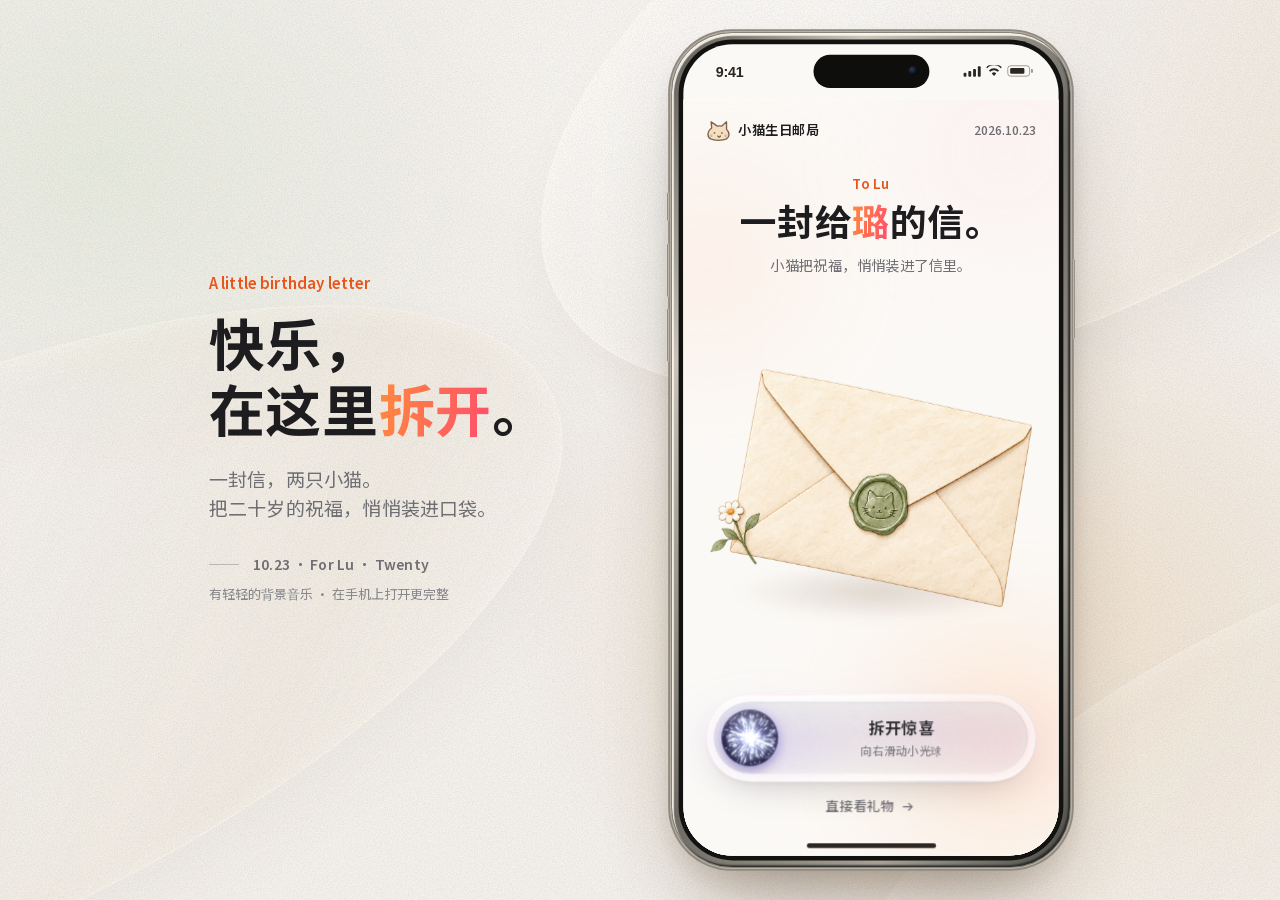
<file: index.html>
<!doctype html>
<html lang="zh-CN">
<head>
  <meta charset="utf-8">
  <script>if(window.top===window.self&&matchMedia('(min-width: 760px) and (hover: hover)').matches&&!/[?&]full/.test(location.search))location.replace('frame.html'+location.hash);</script>
  <meta name="viewport" content="width=device-width, initial-scale=1, viewport-fit=cover">
  <meta name="theme-color" content="#fbf9f6">
  <meta name="robots" content="noindex,nofollow">
  <meta name="description" content="滑开一封信，点亮二十岁。给璐的无声互动生日礼物。">
  <title>给璐的生日礼物</title>
  <link rel="icon" href="assets/brand.svg" type="image/svg+xml">
  <link rel="preload" href="assets/envelope.webp" as="image" fetchpriority="high">
  <style>/* 给璐的二十岁生日 */
@font-face { font-family:"Lu Serif"; src:url("assets/fonts/lu-serif.woff2") format("woff2"); font-weight:400 700; font-style:normal; font-display:swap; }
@font-face { font-family:"Lu Sans"; src:url("assets/fonts/lu-sans.woff2") format("woff2"); font-weight:400 800; font-style:normal; font-display:swap; }

:root {
  --paper:#fbf9f6; --paper-hi:#ffffff; --paper-lo:#f3efe9;
  --ink:#1d1d1f; --ink-2:#6e6e73; --ink-3:#86868b; --line:#e6e2dc;
  --persimmon:#ff6a2b; --persimmon-deep:#e8551a; --sage:#7fa275; --sage-deep:#4f7a46; --gold:#f5d38f;
  --g1:#ff8a3d; --g2:#ff4d6d;
  --serif:"Lu Serif","Songti SC","Noto Serif SC","Source Han Serif SC","STSong",serif;
  --sans:-apple-system,BlinkMacSystemFont,"SF Pro Text","PingFang SC","Lu Sans","Microsoft YaHei",sans-serif;
  --latin:var(--sans);
  --ease-out:cubic-bezier(.2,.7,.2,1);
  --grain:linear-gradient(transparent,transparent);
  color-scheme:light;
}
.grad { background:linear-gradient(100deg,var(--g1),var(--g2)); -webkit-background-clip:text; background-clip:text; -webkit-text-fill-color:transparent; color:transparent; }
* { box-sizing:border-box; }
html,body { height:100%; overflow:hidden; }
html { background:var(--paper); -webkit-text-size-adjust:100%; text-size-adjust:100%; }
body { margin:0; min-height:100vh; min-height:100dvh; color:var(--ink); font-family:var(--sans); background:var(--grain),var(--paper); -webkit-font-smoothing:antialiased; -webkit-tap-highlight-color:transparent; isolation:isolate; }
body.entry-active,body.dialog-open { overflow:hidden; }
img { height:auto; }
button { font:inherit; color:inherit; cursor:pointer; -webkit-user-select:none; user-select:none; }
button:focus-visible,[role="slider"]:focus-visible { outline:2px solid var(--persimmon); outline-offset:4px; }
svg { flex-shrink:0; }
[hidden] { display:none !important; }
.sr-only { position:absolute; width:1px; height:1px; margin:-1px; padding:0; overflow:hidden; clip-path:inset(50%); white-space:nowrap; border:0; }

/* 柔和光晕 */
.paper-light { position:fixed; inset:0; z-index:-1; overflow:hidden; pointer-events:none; background:var(--paper); }
.paper-light i { position:absolute; border-radius:50%; filter:blur(60px); opacity:.55; animation:drift 26s ease-in-out infinite alternate; }
.paper-light i:nth-child(1) { width:90%; height:42%; right:-30%; bottom:-6%; background:radial-gradient(closest-side,#ffc9a3,transparent); }
.paper-light i:nth-child(2) { width:80%; height:36%; left:-34%; top:4%; background:radial-gradient(closest-side,#ffe1cf,transparent); animation-delay:-11s; }
.paper-light i:nth-child(3) { width:70%; height:30%; right:-20%; top:-8%; background:radial-gradient(closest-side,#ffd8e0,transparent); opacity:.4; animation-delay:-19s; }
@keyframes drift { to { translate:18px -22px; scale:1.06; } }

/* 液态玻璃 */
@property --mx { syntax:'<percentage>'; inherits:false; initial-value:30%; }
@property --my { syntax:'<percentage>'; inherits:false; initial-value:-18%; }
:root { --spring:cubic-bezier(.34,1.56,.64,1); }
.glass,.primary,.control-next,.wish-word { position:relative; isolation:isolate; }
.glass { border:0;
  background:linear-gradient(160deg,rgba(255,255,255,.62),rgba(255,255,255,.22) 46%,rgba(255,255,255,.4));
  box-shadow:inset 0 0 0 .5px rgba(0,0,0,.05),inset 0 0 20px rgba(255,255,255,.45),inset 0 -6px 14px -8px rgba(255,255,255,.9),inset 0 8px 12px -10px rgba(255,255,255,1),
    0 18px 40px -18px rgba(0,0,0,.22),0 3px 8px -2px rgba(0,0,0,.06);
  -webkit-backdrop-filter:blur(18px) saturate(1.9) brightness(1.05); backdrop-filter:blur(18px) saturate(1.9) brightness(1.05); }
/* 镜面高光 */
.glass::before,.primary::before,.control-next::before { content:""; position:absolute; inset:0; z-index:-1; border-radius:inherit; pointer-events:none; transition:--mx .5s var(--ease-out),--my .5s var(--ease-out);
  background:radial-gradient(120% 70% at var(--mx) var(--my),rgba(255,255,255,.85),rgba(255,255,255,0) 58%),radial-gradient(80% 60% at calc(100% - var(--mx)) calc(100% - var(--my)),rgba(255,255,255,.32),transparent 70%); }
.glass.lit::before,.primary.lit::before,.control-next.lit::before { transition:--mx .12s linear,--my .12s linear; }
.glass.lit::before { background:radial-gradient(55% 95% at var(--mx) var(--my),rgba(255,255,255,.95),rgba(255,255,255,0) 62%),radial-gradient(80% 60% at calc(100% - var(--mx)) calc(100% - var(--my)),rgba(255,255,255,.3),transparent 70%); }
.primary.lit::before,.control-next.lit::before { background:radial-gradient(45% 110% at var(--mx) var(--my),rgba(255,255,255,.55),rgba(255,255,255,0) 65%); }
/* 渐变描边：左上亮，右下折射 */
.glass::after,.primary::after,.control-next::after,.wish-word::after { content:""; position:absolute; inset:0; border-radius:inherit; padding:1.2px; pointer-events:none;
  background:linear-gradient(140deg,rgba(255,255,255,.98),rgba(255,214,226,.55) 18%,rgba(255,255,255,.12) 40%,rgba(255,255,255,.04) 58%,rgba(186,214,255,.5) 80%,rgba(255,255,255,.92));
  -webkit-mask:linear-gradient(#000 0 0) content-box,linear-gradient(#000 0 0); -webkit-mask-composite:xor; mask:linear-gradient(#000 0 0) content-box exclude,linear-gradient(#000 0 0); }
.primary::before,.control-next::before { background:radial-gradient(110% 80% at var(--mx) var(--my),rgba(255,255,255,.55),rgba(255,255,255,0) 55%); }
.primary::after,.control-next::after { background:linear-gradient(140deg,rgba(255,255,255,.85),rgba(255,255,255,.18) 35%,rgba(255,255,255,0) 60%,rgba(255,220,200,.5)); }
.control-next.waiting::before { background:radial-gradient(120% 70% at var(--mx) var(--my),rgba(255,255,255,.85),rgba(255,255,255,0) 58%); }
.glass,.primary,.control-next,.pill,.icon-button,.control-back,.wish-word { transition:transform .5s var(--spring),box-shadow .3s,background .3s,color .3s,filter .3s; }
.glass:active,.primary:active,.control-next:active,.pill:active,.icon-button:active,.control-back:active { transform:scale(.94); filter:brightness(1.04); }
@supports not ((backdrop-filter:blur(1px)) or (-webkit-backdrop-filter:blur(1px))) {
  .glass { background:rgba(255,255,255,.95); }
}

/* 顶栏 */
.topbar { display:flex; align-items:center; justify-content:space-between; gap:12px; height:52px; flex-shrink:0; }
.brand { display:inline-flex; align-items:center; gap:8px; font:600 14px/1 var(--sans); letter-spacing:.01em; color:var(--ink); white-space:nowrap; }
.brand img { width:26px; height:26px; }
.brand.small { font-weight:500; font-size:12px; color:var(--ink-2); }
.brand.small img { width:22px; height:22px; }
.topbar-date { font:500 13px/1 var(--sans); letter-spacing:.02em; font-variant-numeric:tabular-nums; color:var(--ink-2); white-space:nowrap; }

.link-button { display:inline-flex; align-items:center; justify-content:center; gap:6px; min-height:44px; padding:0 6px; border:0; background:none; font:500 14px/1 var(--sans); letter-spacing:.04em; color:var(--ink-2); }
.link-button svg { width:17px; height:17px; fill:none; stroke:currentColor; stroke-width:1.8; stroke-linecap:round; stroke-linejoin:round; transition:translate .35s var(--ease-out); }
.link-button:hover svg { translate:3px 0; }
.link-button.quiet { font-size:13px; font-weight:500; color:var(--ink-2); }
.final-scene .link-button.quiet { color:var(--persimmon-deep); }

/* ---------- 1. 入口 ---------- */
.entrance { scrollbar-width:none; position:fixed; inset:0; z-index:30; display:flex; flex-direction:column; align-items:center; padding:max(6px,env(safe-area-inset-top)) 24px max(14px,env(safe-area-inset-bottom)); overflow-x:hidden; overflow-y:auto; }
.entrance>.topbar { width:100%; max-width:440px; }
.entrance-copy { flex-shrink:0; margin-top:clamp(6px,3vh,34px); text-align:center; }
.kicker { margin:0 0 10px; font:600 14px/1 var(--sans); letter-spacing:.02em; color:var(--persimmon-deep); }
.entrance h1 { margin:0; font:700 clamp(32px,9.8vw,40px)/1.18 var(--sans); letter-spacing:.01em; color:var(--ink); }
.entrance h1 em { font-style:normal; }
.entrance-note { margin:12px 0 0; font:400 15px/1.5 var(--sans); letter-spacing:.01em; color:var(--ink-2); }
.envelope-scene { flex:1 1 auto; display:grid; place-items:center; width:100%; min-height:140px; padding:14px 0; }
.envelope { position:relative; width:max(190px,min(88vw,350px,calc((100vh - 392px) * 1.265))); width:max(190px,min(88vw,350px,calc((100dvh - 392px) * 1.265))); aspect-ratio:1100/870; }
.envelope-shadow { position:absolute; left:8%; right:4%; bottom:-2%; height:22%; border-radius:50%; background:radial-gradient(closest-side,rgba(110,78,48,.2),transparent); filter:blur(6px); }
.env { position:absolute; inset:0; width:100%; height:100%; object-fit:contain; pointer-events:none; -webkit-user-drag:none; }
.env-open { opacity:0; }
.env-lqip { filter:blur(5px); transition:opacity .6s ease; }
.env-closed { opacity:0; transition:opacity .6s ease; }
.envelope.loaded .env-closed { opacity:1; }
.envelope.loaded .env-lqip { opacity:0; }
.env-front { clip-path:polygon(0% 45%,16% 28%,48% 59%,93% 44%,100% 100%,0% 100%); }
.envelope-card { position:absolute; width:64%; left:18%; top:20%; opacity:0; }
.envelope-extra { position:absolute; top:26%; opacity:0; pointer-events:none; box-shadow:0 10px 22px -8px rgba(80,50,30,.35); }
.extra-photo { left:16%; width:25%; aspect-ratio:.84; padding:6% 6% 16%; border-radius:4px; background:#fffdf9; }
.extra-photo img { display:block; width:100%; height:100%; object-fit:contain; border-radius:2px; background:linear-gradient(160deg,#ffe6d2,#ffd2c4); }
.extra-ticket { z-index:3; right:14%; display:flex; align-items:baseline; gap:6px; padding:8px 14px; border-radius:999px; color:#fff; font:800 22px/1 var(--sans); letter-spacing:-.03em; background:linear-gradient(100deg,var(--g1),var(--g2)); }
.extra-ticket span { font:600 11px/1 var(--sans); letter-spacing:.04em; opacity:.9; }
.entrance-actions { position:relative; display:flex; flex-direction:column; align-items:center; gap:4px; width:100%; max-width:350px; flex-shrink:0; }

.entrance-actions::before,.stage-controls::before,.extras::before { content:""; position:absolute; z-index:-1; pointer-events:none; filter:blur(22px);
  background:radial-gradient(38% 55% at 22% 50%,rgba(255,150,90,.5),transparent 72%),radial-gradient(36% 55% at 60% 40%,rgba(255,206,120,.4),transparent 72%),radial-gradient(38% 55% at 86% 55%,rgba(255,110,160,.42),transparent 72%); }
.entrance-actions::before { left:-6%; right:-6%; top:-8%; height:82%; opacity:.5; }
.entrance-actions::before { background:radial-gradient(38% 55% at 22% 50%,rgba(160,130,255,.42),transparent 72%),radial-gradient(36% 55% at 60% 40%,rgba(205,185,255,.4),transparent 72%),radial-gradient(38% 55% at 86% 55%,rgba(255,150,210,.32),transparent 72%); }
.stage-controls { position:relative; }
.stage-controls::before { left:-4%; right:-4%; top:-30%; bottom:-30%; opacity:.75; }
.extras { position:relative; }
.extras::before { left:6%; right:6%; top:-10%; bottom:-10%; opacity:.6; }
.experience[data-scene="2"] .stage-controls::before { opacity:.4; }

/* 橙色胶囊滑块 */
.dock { display:flex; width:100%; padding:8px; border-radius:46px; }
.dock-copy { position:absolute; top:0; bottom:0; left:72px; right:8px; display:flex; flex-direction:column; align-items:center; justify-content:center; text-align:center; pointer-events:none; opacity:calc(1 - var(--slide) * 2.2); }
.switch.returning .dock-copy { transition:opacity .45s ease; }
.switch.locked .dock-copy { left:8px; right:72px; opacity:1; }
.switch.locked .dock-title,.switch.locked .dock-hint { color:#fff; }
.dock-title { background:linear-gradient(100deg,var(--ink) 0 38%,#8b5cf6 46%,#e3d6ff 50%,#8b5cf6 54%,var(--ink) 62%) 0 0/250% 100%; -webkit-background-clip:text; background-clip:text; -webkit-text-fill-color:transparent; animation:titleSheen 3.2s cubic-bezier(.45,0,.3,1) infinite; }
.switch.locked .dock-title { background:none; -webkit-text-fill-color:#fff; animation:none; }
@keyframes titleSheen { from { background-position:100% 0; } 70%,to { background-position:0 0; } }
@media (prefers-reduced-motion:reduce) { .dock-title { animation:none; background-position:100% 0; } }
.dock-title { display:block; font:600 17px/1.3 var(--sans); letter-spacing:.02em; color:var(--ink); white-space:nowrap; }
.dock-hint { display:block; margin-top:4px; font:400 12px/1.5 var(--sans); letter-spacing:.02em; color:var(--ink-2); white-space:nowrap; transition:color .25s; }
.switch { --slide:0; --travel:260px; position:relative; flex:1 1 auto; min-width:0; border-radius:40px; outline:none; touch-action:pan-y; -webkit-user-select:none; user-select:none; }
.switch-track { position:relative; display:block; width:100%; height:76px; border-radius:38px; overflow:hidden;
  background:linear-gradient(180deg,rgba(120,120,128,.16),rgba(120,120,128,.08));
  box-shadow:inset 0 1px 3px rgba(0,0,0,.08),inset 0 -1px 0 rgba(255,255,255,.6); }
.switch-track::after { content:""; position:absolute; inset:0; border-radius:inherit; background:linear-gradient(180deg,rgba(255,255,255,.22),transparent 45%); pointer-events:none; }
/* 滑过的地方铺开一片闪烁的像素光点，越靠近光球越亮 */
.switch-fill { position:absolute; left:0; top:0; bottom:0; width:calc(100% - var(--travel) * (1 - var(--slide))); border-radius:inherit; opacity:calc(var(--slide) * 1.6); overflow:hidden;
  background:linear-gradient(100deg,#2b1d5c,#3d2589 55%,#5a33c2); box-shadow:inset 0 1px 0 rgba(255,255,255,.25),inset 0 -6px 14px -8px rgba(20,10,60,.6); }
.switch-pixels { position:absolute; inset:0; width:100%; height:100%; }
/* 圆钮：一团会呼吸的粒子光球（光丝从中心迸出，聚在球面上） */
.switch-knob { --glow:calc(.3 + var(--slide) * .7); position:absolute; left:8px; top:8px; display:grid; place-items:center; width:60px; height:60px; border-radius:50%; translate:calc(var(--travel) * var(--slide)) 0; cursor:grab; touch-action:none;
  background:radial-gradient(circle at 50% 46%,#2b2556 0,#1a1638 52%,#100d22 100%);
  box-shadow:inset 0 0 0 1px rgba(200,190,255,.28),inset 0 2px 6px rgba(255,255,255,.12),0 0 calc(12px + var(--slide) * 20px) calc(2px + var(--slide) * 4px) rgba(150,130,255,var(--glow)),0 0 calc(var(--slide) * 46px) rgba(120,90,255,calc(var(--slide) * .5)),0 6px 14px -4px rgba(30,20,80,.45);
  transition:scale .45s var(--spring); }
.knob-burst { position:absolute; left:-12%; top:-12%; width:124%; height:124%; pointer-events:none; filter:drop-shadow(0 0 2px rgba(220,228,255,.9)) drop-shadow(0 0 7px rgba(170,180,255,.55)); }
.switch-knob svg { position:relative; z-index:1; width:24px; height:24px; }
.knob-check { fill:none; stroke:#6d3fd6; stroke-width:2.4; stroke-linecap:round; stroke-linejoin:round; opacity:0; transition:opacity .3s; }
.switch.returning .switch-knob { transition:translate .6s var(--spring),scale .45s var(--spring); }
.switch.returning .switch-fill { transition:width .6s var(--spring),opacity .4s ease; }
.switch.dragging .switch-knob { cursor:grabbing; }
.switch.ready .switch-track { box-shadow:0 12px 28px -6px rgba(110,70,230,.55); }

.switch.locked .knob-check { opacity:1; }
.switch.locked .switch-knob { cursor:default; }
.switch:focus-visible .switch-track { outline:2px solid var(--ink); outline-offset:4px; }

/* 入场 */
.entrance:not(.opening) .entrance-copy,.entrance:not(.opening) .envelope,.entrance:not(.opening) .entrance-actions { animation:rise 1.1s var(--ease-out) both; }
.entrance:not(.opening) .envelope { animation-delay:.12s; }
.entrance:not(.opening) .entrance-actions { animation-delay:.26s; }
@keyframes rise { from { opacity:0; translate:0 12px; } }

/* ---------- 2. 明信片页 ---------- */
.gift { display:flex; flex-direction:column; height:100vh; height:100dvh; overflow-x:hidden; overflow-y:auto; scrollbar-width:none; padding:max(6px,env(safe-area-inset-top)) 22px max(18px,env(safe-area-inset-bottom)); }
.gift::-webkit-scrollbar,.entrance::-webkit-scrollbar,.letter-body::-webkit-scrollbar { display:none; }
.gift>.topbar,.gift-main { width:100%; max-width:440px; margin:0 auto; }
.gift-main { flex:1 1 auto; min-height:0; display:flex; flex-direction:column; }
.greeting { flex:1 1 auto; min-height:0; display:flex; flex-direction:column; }
.greeting>* { flex-shrink:0; }
.top-link { min-height:36px; padding:0; }
.topbar-actions { display:inline-flex; align-items:center; gap:12px; }
/* 背景音乐按钮：跳动的音浪 */
.music-toggle { display:grid; place-items:center; width:36px; height:36px; padding:0; border-radius:50%; color:var(--persimmon-deep); }
.stage-head .music-toggle { width:42px; height:42px; }
.eq { display:flex; align-items:center; gap:2px; height:14px; }
.eq i { display:block; width:2.5px; height:100%; border-radius:2px; background:currentColor; transform-origin:50% 100%; transform:scaleY(.3); transition:transform .3s; }
.music-toggle.playing .eq i { animation:eqBounce 1.1s ease-in-out infinite; }
.music-toggle.playing .eq i:nth-child(2) { animation-delay:-.4s; animation-duration:.9s; }
.music-toggle.playing .eq i:nth-child(3) { animation-delay:-.7s; animation-duration:1.3s; }
.music-toggle.playing .eq i:nth-child(4) { animation-delay:-.2s; animation-duration:1s; }
.music-toggle[aria-pressed="false"] { color:var(--ink-3); }
.music-toggle[aria-pressed="false"] .eq { position:relative; }
.music-toggle[aria-pressed="false"] .eq::after { content:""; position:absolute; left:-3px; right:-3px; top:50%; height:1.5px; background:currentColor; rotate:-35deg; border-radius:1px; }
@keyframes eqBounce { 0%,100% { transform:scaleY(.3); } 50% { transform:scaleY(1); } }
.greeting { text-align:center; }
.dateline { display:flex; align-items:center; justify-content:center; gap:12px; margin:8px 0 0; font:500 11px/1 var(--sans); letter-spacing:.3em; color:var(--ink-2); }
.dateline::before,.dateline::after { content:""; width:20px; height:1px; background:currentColor; opacity:.35; }
#giftTitle { margin:clamp(6px,1.4vh,14px) 0 0; font:600 clamp(17px,2.4vh,20px)/1.2 var(--sans); letter-spacing:.01em; }
#giftTitle:focus { outline:none; }
#giftTitle .name { display:block; color:var(--ink); font-weight:600; opacity:.82; }
#giftTitle .wish { display:block; margin-top:6px; font-size:clamp(32px,min(11vw,5.4vh),46px); font-weight:700; line-height:1.1; letter-spacing:.01em; color:var(--ink); }
#giftTitle b,.final-title b { font:800 1.08em/1 var(--sans); letter-spacing:-.03em; padding-right:.08em; }
.motto { margin:8px 0 0; font:400 15px/1.5 var(--sans); letter-spacing:.01em; color:var(--ink-2); }
.greeting>.postcard-wrap { position:relative; flex:1 1 0; min-height:100px; width:100%; margin:clamp(6px,1.6vh,18px) 0 0; display:grid; place-items:center; container-type:size; }
.postcard-wrap.travelling { z-index:40; pointer-events:none; }
.postcard { position:relative; width:min(100%,300px); width:min(94cqw,calc(88cqh * 1.538),380px); aspect-ratio:1500/975; rotate:-3deg; }
.card-paper { display:block; width:100%; height:100%; object-fit:contain; filter:drop-shadow(0 24px 28px rgba(80,50,30,.16)) drop-shadow(0 3px 5px rgba(80,50,30,.08)); -webkit-user-drag:none; }

.cat,.final-cat { position:absolute; z-index:2; padding:0; border:0; border-radius:42%; background:none; transform-origin:50% 88%; animation:breathe 4.6s ease-in-out infinite; }
.cat.orange,.final-orange { width:32%; left:24%; bottom:15%; aspect-ratio:640/704; }
.cat.white,.final-white { width:30%; left:53%; bottom:15%; aspect-ratio:640/705; animation-delay:-1.7s; }
.cat img,.final-cat img { position:absolute; inset:0; width:100%; height:100%; object-fit:contain; pointer-events:none; -webkit-user-drag:none; }
.eyes-open { animation:eyesOpen 6.7s step-end infinite; }
.eyes-closed { opacity:0; animation:eyesClosed 6.7s step-end infinite; }
.white img,.final-white img { animation-delay:-2.3s; }
.pet { animation:petWiggle .9s ease-in-out; }
.pet .eyes-open { animation:none; opacity:0; }
.pet .eyes-closed { animation:none; opacity:1; }
.cat::after,.final-cat::after { content:""; position:absolute; left:41%; top:-6%; width:20%; aspect-ratio:1; opacity:0; pointer-events:none; background:url("data:image/svg+xml,%3Csvg xmlns='http://www.w3.org/2000/svg' viewBox='0 0 24 24'%3E%3Cpath fill='%23f0662a' d='M12 21s-7.5-4.6-9.4-9.3C1.2 8.1 3.4 4.5 7 4.5c2 0 3.5 1.1 5 3 1.5-1.9 3-3 5-3 3.6 0 5.8 3.6 4.4 7.2C19.5 16.4 12 21 12 21Z'/%3E%3C/svg%3E") center/contain no-repeat; }
.pet::after { animation:heartUp 1.1s var(--ease-out); }
.gift-box,.cake { position:absolute; z-index:3; pointer-events:none; transition:opacity .45s,translate .45s var(--ease-out),scale .45s var(--ease-out); }
.gift-box { width:26%; left:41%; bottom:11%; }
.cake { width:31%; left:38.5%; bottom:11%; opacity:0; translate:0 6px; }
[data-step="1"] .gift-box,[data-step="2"] .gift-box { opacity:0; translate:0 8px; scale:.9; }
[data-step="1"] .cake:not(.lit),[data-step="2"] .cake.lit { opacity:1; translate:0 0; }
.candle-glow { position:absolute; z-index:2; left:54%; bottom:43%; width:30%; aspect-ratio:1; translate:-50% 50%; border-radius:50%; pointer-events:none; opacity:0; transition:opacity .8s ease;
  background:radial-gradient(closest-side,rgba(255,214,130,.85),rgba(255,170,80,.35) 45%,transparent); mix-blend-mode:screen; }
[data-step="2"] .candle-glow { opacity:1; animation:candleFlicker 2.2s ease-in-out infinite; }
@keyframes candleFlicker { 0%,100% { scale:1; opacity:.9; } 30% { scale:1.08; opacity:1; } 55% { scale:.95; opacity:.8; } 80% { scale:1.04; opacity:.95; } }
@keyframes breathe { 50% { transform:translateY(-3px) rotate(.5deg) scale(1.008); } }
@keyframes petWiggle { 20% { transform:translateY(-6px) rotate(-4deg); } 50% { transform:translateY(-4px) rotate(3deg); } 75% { transform:translateY(-2px) rotate(-2deg); } }
@keyframes eyesOpen { 0%,42%,47%,100% { opacity:1; } 43%,46% { opacity:0; } }
@keyframes eyesClosed { 0%,42%,47%,100% { opacity:0; } 43%,46% { opacity:1; } }
@keyframes heartUp { 0% { opacity:0; translate:0 8px; scale:.4; } 25% { opacity:1; scale:1; } 100% { opacity:0; translate:0 -26px; scale:.9; } }
.pet-hint { min-height:20px; margin:clamp(4px,1.2vh,12px) 0 0; font:400 13px/1.5 var(--sans); letter-spacing:.01em; color:var(--ink-3); }

.step-panel { flex-shrink:0; margin-top:clamp(8px,1.8vh,18px); text-align:center; }
.stepper { display:flex; justify-content:center; align-items:center; gap:10px; margin:0; padding:0; list-style:none; }
.stepper li { display:flex; align-items:center; gap:6px; font:500 12px/1 var(--sans); letter-spacing:.01em; color:var(--ink-3); white-space:nowrap; transition:color .4s; }
.stepper li+li::before { content:""; width:14px; height:1px; margin-right:4px; background:var(--line); }
.stepper i { width:6px; height:6px; border-radius:50%; background:#d2d2d7; transition:background .4s,box-shadow .4s; }
.stepper li.current { color:var(--ink); }
.stepper li.current i { background:var(--persimmon); box-shadow:0 0 0 3px rgba(240,102,42,.16); }
.stepper li.done { color:var(--sage-deep); }
.stepper li.done i { background:var(--sage); }
.step-text { margin-top:clamp(8px,1.6vh,16px); }
.step-text h2 { margin:0; font:700 22px/1.35 var(--sans); letter-spacing:.01em; }
.step-text p { margin:6px auto 0; max-width:300px; font:400 14px/1.55 var(--sans); letter-spacing:.01em; color:var(--ink-2); }
.primary { display:inline-flex; align-items:center; justify-content:center; gap:10px; min-height:52px; margin-top:clamp(10px,1.6vh,16px); padding:0 22px 0 28px; border:0; border-radius:26px;
  background:linear-gradient(100deg,var(--g1),#ff6a2b 55%,var(--g2)); color:#fff; font:600 16px/1 var(--sans); letter-spacing:.02em;
  box-shadow:inset 0 1px 0 rgba(255,255,255,.3),0 14px 28px -12px rgba(255,80,60,.6); transition:transform .2s var(--ease-out),box-shadow .2s; }
.primary svg { width:18px; height:18px; fill:none; stroke:currentColor; stroke-width:1.8; stroke-linecap:round; stroke-linejoin:round; transition:translate .35s var(--ease-out); }
.primary:hover svg { translate:3px 0; }
.extras { flex-shrink:0; display:flex; justify-content:center; gap:10px; margin-top:clamp(10px,2vh,20px); padding-bottom:4px; }
.pill { display:inline-flex; align-items:center; gap:8px; min-height:44px; padding:0 18px 0 14px; border-radius:22px; font:500 14px/1 var(--sans); letter-spacing:.01em; color:var(--ink); transition:transform .2s var(--ease-out); }
.pill svg { width:18px; height:18px; fill:none; stroke:var(--persimmon-deep); stroke-width:1.6; stroke-linecap:round; stroke-linejoin:round; }
.pill svg .fill { fill:rgba(240,102,42,.16); }
.pill svg .dot { fill:var(--persimmon); stroke:none; }
.reopen { margin:6px 0 0; text-align:center; }

/* ---------- 3. 舞台 ---------- */
.experience { position:fixed; inset:0; width:100%; height:100%; max-width:none; max-height:none; margin:0; padding:0; border:0; overflow:hidden; background:var(--paper); color:var(--ink); }
.experience[open] { display:block; }
@keyframes stageIn { from { opacity:0; transform:scale(.965); } }
.letter[open] .letter-sheet { animation:sheetUp .65s cubic-bezier(.2,.9,.25,1.04); }
.letter::before,.letter::after { content:""; position:absolute; inset:10px 8px -6px; z-index:-1; border-radius:28px; background:#f6efe4; box-shadow:0 18px 40px -20px rgba(0,0,0,.35); rotate:-2deg; }
.letter::after { inset:16px 14px -12px; background:#efe6d8; rotate:2.4deg; }
.letter[open]::before,.letter[open]::after { animation:sheetUp .75s cubic-bezier(.2,.9,.25,1.04) .06s both; }
.letter[open]::backdrop { animation:fadeIn .4s ease; }
@keyframes sheetUp { from { opacity:0; transform:translateY(56px) scale(.97); } }
@keyframes fadeIn { from { opacity:0; } }
.experience::backdrop { background:transparent; }
.stage-bg { position:absolute; inset:0; z-index:0; }
.stage-bg i { position:absolute; inset:0; opacity:0; z-index:0; transition:opacity .9s ease; }
.stage-bg i.was { opacity:1; transition:none; }
.bg-joy { background:radial-gradient(90% 50% at 100% 100%,rgba(255,150,90,.2),transparent 65%),radial-gradient(70% 40% at 0% 0%,rgba(255,220,200,.35),transparent 65%),var(--paper); }
.bg-wish { background:radial-gradient(80% 45% at 50% 60%,rgba(255,255,255,.95),transparent 70%),radial-gradient(90% 50% at 0% 100%,rgba(255,140,110,.2),transparent 65%),radial-gradient(70% 40% at 100% 0%,rgba(255,190,150,.28),transparent 65%),#f7f2ec; }
.bg-night { background:radial-gradient(70% 38% at 50% 44%,rgba(255,170,90,.13),transparent 70%),radial-gradient(90% 40% at 50% 110%,rgba(255,90,110,.12),transparent 70%),#000; }
.bg-dawn { background:radial-gradient(100% 45% at 50% 0%,rgba(255,190,150,.5),transparent 72%),radial-gradient(70% 35% at 100% 70%,rgba(255,180,200,.22),transparent 70%),var(--paper); }
.experience[data-scene="0"] .bg-joy,.experience[data-scene="1"] .bg-wish,.experience[data-scene="2"] .bg-night,.experience[data-scene="3"] .bg-dawn { opacity:1; z-index:1; }
.core-wave { position:absolute; inset:24%; z-index:1; border-radius:50%; pointer-events:none; border:2px solid rgba(255,138,61,.55); box-shadow:0 0 24px rgba(255,120,80,.45),inset 0 0 18px rgba(255,180,140,.4); }
.stage-token { position:fixed; z-index:8; left:0; top:0; width:28px; height:28px; margin:-14px 0 0 -14px; border-radius:50%; pointer-events:none; }
/* 夜空里的初雪：只在点亮星星那一段出现 */
.snow-canvas { position:absolute; inset:0; width:100%; height:100%; pointer-events:none; opacity:0; transition:opacity 1s ease; }
.experience[data-scene="2"] .snow-canvas { opacity:1; }
.depth-canvas { position:absolute; inset:0; z-index:5; width:100%; height:100%; pointer-events:none; }
.stage { position:relative; z-index:1; display:flex; flex-direction:column; width:100%; max-width:480px; height:100%; margin:0 auto; padding:max(4px,env(safe-area-inset-top)) 0 max(12px,env(safe-area-inset-bottom)); transition:color .5s .35s; }
.stage-head { display:flex; align-items:center; justify-content:space-between; height:58px; padding:0 16px 0 24px; flex-shrink:0; }
.icon-button { display:grid; place-items:center; width:42px; height:42px; padding:0; border-radius:50%; color:inherit; transition:transform .2s var(--ease-out); }
.icon-button svg { width:18px; height:18px; fill:none; stroke:currentColor; stroke-width:1.7; stroke-linecap:round; }
.stage-scroll { flex:1; min-height:0; display:flex; flex-direction:column; padding:0 24px; overflow:hidden; overscroll-behavior:contain; scrollbar-width:none; }
.stage-scroll::-webkit-scrollbar { display:none; }
.stage-heading { flex-shrink:0; padding-top:4px; }
.stage-chapter { margin:0; font:600 14px/1.4 var(--sans); letter-spacing:.02em; color:var(--persimmon-deep); }
.stage-display { margin:2px 0 0 -3px; padding-bottom:.06em; font:700 clamp(52px,16vw,64px)/1.04 var(--sans); letter-spacing:-.04em; background:linear-gradient(100deg,var(--g1),var(--g2)); -webkit-background-clip:text; background-clip:text; -webkit-text-fill-color:transparent; color:transparent; }
.stage-display span { color:inherit; }
#stageTitle { margin:4px 0 0; font:700 24px/1.3 var(--sans); letter-spacing:.01em; }
#stageTitle:focus { outline:none; }
.stage-instruction { margin:6px 0 0; max-width:330px; font:400 15px/1.5 var(--sans); letter-spacing:.01em; color:var(--ink-2); }
.scene { position:relative; flex:1 1 auto; display:flex; flex-direction:column; min-height:0; }
.stage-status { flex-shrink:0; min-height:19px; margin:8px 24px 10px; text-align:center; font:400 13px/1.5 var(--sans); letter-spacing:.01em; color:var(--ink-3); }
.stage-controls { display:flex; align-items:center; gap:14px; margin:0 18px; flex-shrink:0; }
.stage-controls button { border:0; }
.control-back { display:grid; place-items:center; width:52px; height:52px; flex-shrink:0; border-radius:50%; color:inherit; transition:transform .2s var(--ease-out); }
.control-back svg,.control-next svg { width:19px; height:19px; fill:none; stroke:currentColor; stroke-width:1.8; stroke-linecap:round; stroke-linejoin:round; }
.stage-position { flex:1; display:flex; flex-direction:column; gap:7px; min-width:0; }
.stage-progress { font:600 13px/1 var(--sans); letter-spacing:.04em; color:var(--ink-2); font-variant-numeric:tabular-nums; }
.stage-dots { display:flex; gap:4px; }
.stage-dots i { width:14px; height:3px; border-radius:2px; background:currentColor; opacity:.16; transition:opacity .4s,background .4s,width .4s; }
.stage-dots i.done { opacity:.5; }
.stage-dots i.current { width:22px; background:var(--persimmon); opacity:1; }
.control-next { display:flex; align-items:center; gap:10px; height:52px; padding:0 22px 0 26px; border-radius:26px; white-space:nowrap;
  background:linear-gradient(100deg,var(--g1),#ff6a2b 55%,var(--g2)); color:#fff; font:600 15px/1 var(--sans); letter-spacing:.02em;
  box-shadow:inset 0 1px 0 rgba(255,255,255,.3),0 12px 24px -10px rgba(255,80,60,.6); transition:background .3s,color .3s,box-shadow .3s,transform .2s var(--ease-out); }
.control-next.waiting { background:rgba(255,255,255,.6); color:var(--persimmon-deep); box-shadow:inset 0 0 0 1px rgba(240,102,42,.3),inset 0 1px 0 rgba(255,255,255,.9),0 10px 24px -14px rgba(98,68,40,.3); -webkit-backdrop-filter:blur(12px); backdrop-filter:blur(12px); padding:0 22px; }
.control-next.waiting svg { display:none; }

/* 夜里的第三段 */
.experience[data-scene="2"] .stage { color:#f5f5f7; --ink:#f5f5f7; --ink-2:rgba(245,245,247,.72); --ink-3:rgba(245,245,247,.5); --persimmon-deep:#ffa06b; --g1:#ffe2a8; --g2:#ff9a5a; }
.experience[data-scene="2"] .brand.small { color:rgba(245,245,247,.7); }
.experience[data-scene="2"] .glass { background:linear-gradient(160deg,rgba(255,255,255,.16),rgba(255,255,255,.04) 50%,rgba(255,255,255,.08)); box-shadow:inset 0 0 18px rgba(255,255,255,.06),0 18px 40px -16px rgba(0,0,0,.7); }
.experience[data-scene="2"] .glass::after { background:linear-gradient(140deg,rgba(255,255,255,.55),rgba(255,255,255,.08) 35%,rgba(255,255,255,.02) 60%,rgba(255,255,255,.3)); }
.experience[data-scene="2"] .glass::before { background:radial-gradient(120% 70% at 30% -18%,rgba(255,255,255,.22),transparent 58%); }
.experience[data-scene="2"] .control-next.waiting { background:rgba(255,190,120,.08); color:#ffc08f; box-shadow:inset 0 0 0 1px rgba(255,190,120,.3); }
@supports not ((backdrop-filter:blur(1px)) or (-webkit-backdrop-filter:blur(1px))) {
  .experience[data-scene="2"] .glass { background:rgba(36,36,38,.96); }
}

/* 第一段：好心情曲线 */
.joy-value { display:flex; align-items:baseline; margin-top:10px; font:800 clamp(60px,19vw,80px)/1 var(--sans); letter-spacing:-.05em; color:var(--ink); font-variant-numeric:tabular-nums; }
.joy-value .percent { margin-left:6px; font-size:.42em; letter-spacing:0; background:linear-gradient(100deg,var(--g1),var(--g2)); -webkit-background-clip:text; background-clip:text; -webkit-text-fill-color:transparent; }
.joy-graph { position:relative; flex:1 1 auto; min-height:90px; max-height:250px; margin:14px 0 26px; touch-action:pan-y; }
.joy-graph svg { position:absolute; inset:0; width:100%; height:100%; overflow:visible; }
.joy-graph path { vector-effect:non-scaling-stroke; fill:none; }
.graph-grid { stroke:rgba(0,0,0,.05); stroke-width:1; }
.graph-axis { stroke:rgba(0,0,0,.18); stroke-width:1; }
.graph-guide { stroke:rgba(240,102,42,.45); stroke-width:1; stroke-dasharray:3 6; }
.joy-ghost { stroke:rgba(0,0,0,.16); stroke-width:1.5; stroke-dasharray:2 6; stroke-linecap:round; }
.joy-area { fill:url(#joyFill) !important; stroke:none; }
.joy-curve { stroke:var(--persimmon); stroke-width:3.2; stroke-linecap:round; stroke-linejoin:round; }
.graph-target { position:absolute; left:7%; top:calc(60 / 210 * 100% - 20px); font:600 12px/1 var(--sans); color:var(--persimmon-deep); }
.graph-label { position:absolute; bottom:-22px; font:500 12px/1 var(--sans); letter-spacing:.01em; color:var(--ink-3); }
.graph-label.start { left:6%; }
.graph-label.end { right:4%; }
.joy-dot { position:absolute; left:7.35%; top:83.3%; display:grid; place-items:center; width:56px; height:56px; padding:0; border:0; border-radius:50%; background:none; translate:-50% -50%; cursor:grab; touch-action:none; }
.joy-dot span { position:relative; width:28px; height:28px; border-radius:50%; background:#fff; box-shadow:0 0 0 3.5px var(--persimmon),0 6px 16px rgba(255,90,40,.35); pointer-events:none; }
.joy-dot span::after { content:""; position:absolute; inset:-3.5px; border-radius:50%; border:2px solid var(--persimmon); opacity:0; }
.joy-scene.idle .joy-dot span::after { animation:ping 2.2s ease-out infinite; }
.joy-dot.grabbing { cursor:grabbing; }
.joy-dot.grabbing span { scale:1.12; }
@keyframes ping { 0% { opacity:.55; scale:1; } 70%,100% { opacity:0; scale:2.1; } }
.joy-scene.complete .joy-dot { cursor:default; }
.joy-scene.complete .joy-dot span { background:var(--persimmon); box-shadow:0 0 0 6px rgba(240,102,42,.18),0 6px 14px rgba(200,80,30,.35); }
.joy-scene .scene-note { display:none; }
.scene-note { margin:0 0 4px; text-align:center; font:400 13px/1.5 var(--sans); letter-spacing:.01em; color:var(--ink-3); }

/* 第二段：祝福圆环 */
.wish-orbit { --orbit:300px; position:absolute; left:50%; top:50%; width:var(--orbit); height:var(--orbit); translate:-50% -50%; touch-action:none; cursor:grab; }
.orbit-ring { position:absolute; inset:10%; border-radius:50%; border:1px solid rgba(0,0,0,.07); }
.orbit-dial { position:absolute; inset:0; width:100%; height:100%; overflow:visible; pointer-events:none; }
.orbit-dial g { transform-box:view-box; transform-origin:50% 50%; }
.dial-ticks path { fill:none; stroke:rgba(29,29,31,.22); stroke-width:.7; stroke-linecap:round; }
.dial-text text { font:600 7px var(--sans); letter-spacing:.6px; fill:rgba(29,29,31,.38); }
.dial-spin { animation:dialSpin 60s linear infinite; }
@keyframes dialSpin { to { transform:rotate(-360deg); } }
.orbit-glow { position:absolute; inset:20.5%; border-radius:50%; background:conic-gradient(from 0deg,#ff8a3d,#ff4d6d,#ffb3c6,#ffd27a,#ffb15e,#ff8a3d); filter:blur(16px); opacity:.62; animation:glowSpin 9s linear infinite; pointer-events:none; }
@keyframes glowSpin { to { rotate:360deg; } }
.orbit-notch { position:absolute; left:50%; top:-7px; width:8px; height:8px; margin-left:-4px; border-radius:50%; background:linear-gradient(135deg,var(--g1),var(--g2)); box-shadow:0 0 0 4px rgba(255,106,43,.14),0 0 12px rgba(255,90,60,.6); pointer-events:none; }
.wish-orbit.dragging .dial-spin,.wish-orbit.spinning .dial-spin { animation-play-state:paused; }
.orbit-ring::before { content:""; position:absolute; inset:16%; z-index:1; border-radius:50%; background:radial-gradient(circle at 34% 24%,rgba(255,255,255,.98),rgba(255,255,255,.7) 55%,rgba(255,255,255,.5)); -webkit-backdrop-filter:blur(14px) saturate(1.6); backdrop-filter:blur(14px) saturate(1.6); box-shadow:inset 0 0 0 1px rgba(255,255,255,.9),inset 0 -10px 22px -12px rgba(255,170,140,.5),0 24px 50px -22px rgba(255,90,60,.45); }
.orbit-ring::after { display:none; content:""; position:absolute; top:-4px; left:calc(50% - 4px); width:8px; height:8px; border-radius:50%; background:var(--persimmon); box-shadow:0 0 0 4px rgba(240,102,42,.16); }
.orbit-core { position:absolute; inset:0; z-index:2; display:flex; flex-direction:column; align-items:center; justify-content:center; pointer-events:none; text-align:center; }
.orbit-core b { font:800 76px/1 var(--sans); letter-spacing:-.05em; padding-right:.05em; background:linear-gradient(100deg,var(--g1),var(--g2)); -webkit-background-clip:text; background-clip:text; -webkit-text-fill-color:transparent; }
.orbit-core small { margin-top:10px; font:600 13px/1 var(--sans); letter-spacing:.04em; color:var(--ink-2); }
.wish-word { position:absolute; left:50%; top:50%; min-width:66px; height:42px; padding:0 14px; white-space:nowrap; translate:-50% -50%; border:1px solid rgba(255,255,255,.85); border-radius:21px; touch-action:none;
  background:linear-gradient(160deg,rgba(255,255,255,.85),rgba(255,255,255,.5)); -webkit-backdrop-filter:blur(16px) saturate(1.8); backdrop-filter:blur(16px) saturate(1.8); color:var(--ink); font:600 16px/1 var(--sans); letter-spacing:.02em;
  box-shadow:0 8px 20px -8px rgba(0,0,0,.18),0 1px 2px rgba(0,0,0,.06); transition:background .25s,color .25s,box-shadow .25s,scale .25s; }
.wish-word:active { scale:.94; }
.wish-word:hover,.wish-word:focus-visible { background:linear-gradient(100deg,var(--g1),var(--g2)); color:#fff; border-color:rgba(255,255,255,.4); box-shadow:0 10px 20px -6px rgba(232,90,28,.5); scale:1.05; }
.wish-orbit.dragging { cursor:grabbing; }
.wish-orbit.dragging .wish-word { transition:none; }
.wish-reveal { position:absolute; inset:0; display:flex; flex-direction:column; align-items:center; justify-content:center; text-align:center; }
.wish-art { position:relative; width:min(100%,300px,var(--art,300px)); aspect-ratio:1.2; }
.sun { position:absolute; left:50%; top:2%; width:72%; aspect-ratio:1; translate:-50% 0; border-radius:50%; background:linear-gradient(150deg,#ffb15e,#ff6a2b 50%,#ff4d6d); box-shadow:0 30px 60px -20px rgba(255,90,60,.55); }
.sun::after { content:""; position:absolute; inset:-9%; border-radius:50%; border:1px solid rgba(255,106,43,.2); }
.wish-art img { position:absolute; object-fit:contain; }
.wish-orange { width:43%; left:4%; bottom:16%; rotate:-5deg; }
.wish-white { width:39%; right:5%; bottom:16%; rotate:5deg; }
.wish-cake { width:38%; left:31%; bottom:0; }
.wish-reveal h3 { margin:10px 0 0; font:700 24px/1.3 var(--sans); letter-spacing:.01em; }
.wish-reveal p { margin:6px 0 0; font:400 15px/1.5 var(--sans); letter-spacing:.01em; color:var(--ink-2); }
.wish-word { display:inline-flex; align-items:center; justify-content:center; gap:5px; z-index:3; }
.wish-word svg { width:16px; height:16px; fill:none; stroke:var(--persimmon); stroke-width:1.8; stroke-linecap:round; stroke-linejoin:round; transition:stroke .25s; }
.wish-word:hover svg,.wish-word:focus-visible svg,.wish-word.chosen svg { stroke:#fff; }
.wish-word.active { scale:1.07; box-shadow:0 0 0 1.5px rgba(255,106,43,.45),0 10px 24px -8px rgba(255,90,60,.35); }
.wish-word.chosen { background:linear-gradient(100deg,var(--g1),var(--g2)); color:#fff; border-color:rgba(255,255,255,.4); box-shadow:0 10px 24px -6px rgba(232,90,28,.55); z-index:2; }
.dot-reveal { position:absolute; inset:0; z-index:4; pointer-events:none; }
.dot-reveal i { position:absolute; left:0; top:0; border-radius:50%; }
.dot-reveal .shock { border:2px solid rgba(255,120,80,.7); box-shadow:0 0 18px rgba(255,120,90,.45),inset 0 0 12px rgba(255,170,120,.4); background:none; }
.wish-tag { display:inline-flex; align-items:center; height:32px; margin-top:12px; padding:0 16px; border-radius:16px; color:#fff; font:600 14px/1 var(--sans); letter-spacing:.04em;
  background:linear-gradient(100deg,var(--g1),var(--g2)); box-shadow:inset 0 1px 0 rgba(255,255,255,.35),0 10px 22px -10px rgba(255,80,60,.6); }
.wish-tag::before { content:"你的祝福"; margin-right:8px; padding-right:8px; border-right:1px solid rgba(255,255,255,.45); font-weight:500; opacity:.88; }
.wish-reveal { z-index:1; }

/* 第三段：点亮二十岁 */
.stars-scene { min-height:0; touch-action:none; }
#starCanvas { position:absolute; inset:0; width:100%; height:100%; pointer-events:none; }
.star-field { position:absolute; inset:0 0 104px; pointer-events:none; }
.main-star { position:absolute; display:grid; place-items:center; width:58px; height:58px; padding:0; border:0; border-radius:50%; translate:-50% -50%; pointer-events:auto; color:#f6dba0; background:radial-gradient(circle,rgba(255,226,160,.16),transparent 68%); transition:width .6s,height .6s; }
.main-star svg { width:22px; height:22px; fill:currentColor; filter:drop-shadow(0 0 6px rgba(255,210,130,.7)); transition:scale .6s cubic-bezier(.3,1.5,.5,1),color .6s,filter .6s; }
.main-star::after { content:""; position:absolute; inset:9px; border-radius:50%; border:1px solid rgba(246,219,160,.55); animation:starPulse 2.4s ease-out infinite; }
.main-star[aria-pressed="true"] { cursor:default; color:#fff4d4; }
.main-star[aria-pressed="true"] svg { scale:1.45; filter:drop-shadow(0 0 10px rgba(255,214,140,.95)) drop-shadow(0 0 22px rgba(255,180,90,.5)); }
.main-star[aria-pressed="true"]::after { animation:starBurst .9s ease-out forwards; }
@keyframes starPulse { 0% { opacity:.8; scale:.7; } 80%,100% { opacity:0; scale:1.5; } }
@keyframes starBurst { 0% { opacity:.9; scale:.6; } 100% { opacity:0; scale:2.6; } }
.star-one { left:14%; top:20%; }
.star-two { left:52%; top:7%; }
.star-three { left:87%; top:24%; }
.stars-scene.formed .main-star svg { scale:.9; }
.star-fallback { position:absolute; left:0; right:0; top:22%; text-align:center; font:800 150px/1 var(--sans); letter-spacing:-.05em; color:var(--gold); text-shadow:0 0 30px rgba(255,200,120,.45); }
.star-copy { position:absolute; left:0; right:0; bottom:4px; text-align:center; }
.star-count { margin:0; font:600 14px/1.5 var(--sans); letter-spacing:.01em; color:var(--gold); }
.star-blessing { margin:8px 0 0; font:500 17px/1.6 var(--sans); letter-spacing:.01em; color:rgba(245,245,247,.86); visibility:hidden; }
.stars-scene.formed .star-blessing { visibility:visible; }

/* 第四段：最后的小猫贺卡 */
.final-scene { align-items:center; text-align:center; perspective:900px; }
.final-stage { flex:1 1 0; min-height:90px; display:grid; place-items:center; width:100%; margin:clamp(4px,1.4vh,14px) 0; container-type:size; }
.final-card { position:relative; width:min(100%,300px); width:min(94cqw,calc(90cqh * 1.538),360px); aspect-ratio:1500/975; transform-style:preserve-3d; transform:rotate(-3deg) rotateX(var(--rx,0deg)) rotateY(var(--ry,0deg)); transition:transform .7s var(--spring); animation:cardFloat 7s ease-in-out infinite; touch-action:none; }
.final-card.tilting { transition:transform .12s linear; }
.final-paper { position:absolute; inset:0; width:100%; height:100%; object-fit:contain; filter:drop-shadow(0 28px 32px rgba(120,70,40,.2)) drop-shadow(0 3px 6px rgba(120,70,40,.1)); pointer-events:none; }
.final-scene.awaiting .final-cat::before { content:""; position:absolute; left:16%; right:16%; bottom:2%; height:22%; border-radius:50%; border:2px solid rgba(240,102,42,.55); pointer-events:none; animation:tapHint 2.4s ease-out infinite; }
.final-scene.awaiting .final-white::before { animation-delay:1.2s; }
@keyframes tapHint { 0% { opacity:.9; scale:.6; } 70%,100% { opacity:0; scale:1.5; } }
.final-cake { position:absolute; z-index:3; width:31%; left:38.5%; bottom:11%; pointer-events:none; translate:0 0 26px; }
.final-cat { translate:0 0 18px; }
.final-holo,.final-glare { position:absolute; inset:0; pointer-events:none; -webkit-mask:url(assets/postcard.webp) center/100% 100% no-repeat; mask:url(assets/postcard.webp) center/100% 100% no-repeat; }
.final-holo { z-index:1; mix-blend-mode:overlay; opacity:.22; background:linear-gradient(115deg,transparent 22%,rgba(255,120,170,.65) 36%,rgba(255,226,120,.6) 44%,rgba(120,220,255,.6) 52%,rgba(190,140,255,.55) 60%,transparent 74%) var(--hx,0%) var(--hy,50%)/260% 260% no-repeat; animation:holoSweep 7s ease-in-out infinite; transition:opacity .4s; }
.final-glare { z-index:4; translate:0 0 30px; mix-blend-mode:soft-light; opacity:0; background:radial-gradient(circle at var(--gx,50%) var(--gy,30%),rgba(255,255,255,.95),rgba(255,255,255,0) 48%); transition:opacity .4s; }
.final-card.tilting .final-holo { animation:none; opacity:.85; }
.final-card.tilting .final-glare { opacity:.9; }
@keyframes holoSweep { 0%,100% { background-position:0% 40%; } 50% { background-position:100% 60%; } }
@keyframes cardFloat { 50% { translate:0 -5px; } }
.final-cat-message { min-height:20px; margin:4px 0 0; font:400 13px/1.5 var(--sans); letter-spacing:.01em; color:var(--ink-2); }
.final-title { margin:10px 0 0; font:700 26px/1.3 var(--sans); letter-spacing:.01em; }
.final-blessing { margin:6px 0 0; font:400 15px/1.6 var(--sans); letter-spacing:.01em; color:var(--ink-2); }
.final-scene .link-button { margin-top:6px; }

/* ---------- 4. 信 ---------- */
.letter { width:min(calc(100% - 24px),520px); height:auto; max-width:none; max-height:min(calc(100% - 28px),780px); margin:auto; padding:0; border:0; border-radius:28px; background:transparent; color:var(--ink); overflow:visible; }
.letter[open] { display:flex; flex-direction:column; }
.letter::backdrop { background:rgba(0,0,0,.28); -webkit-backdrop-filter:blur(10px) saturate(1.2); backdrop-filter:blur(10px) saturate(1.2); }
.letter-sheet { display:flex; flex-direction:column; flex:0 1 auto; min-height:0; width:100%; border-radius:28px; overflow:hidden; border:1px solid rgba(255,255,255,.85);
  background:linear-gradient(180deg,#fffefb,#fbf7f1); box-shadow:0 40px 90px -24px rgba(0,0,0,.4),0 4px 14px rgba(0,0,0,.08); }
.letter-head { display:flex; align-items:center; justify-content:space-between; gap:12px; padding:14px 14px 12px 26px; border-bottom:1px solid var(--line); flex-shrink:0; }
.letter-head h2 { margin:0; font:600 15px/1.5 var(--sans); letter-spacing:.02em; color:var(--ink-2); }
.letter-body { position:relative; min-height:0; overflow-y:auto; overscroll-behavior:contain; scrollbar-width:none; padding:clamp(16px,3vh,28px) 26px clamp(18px,3vh,30px); font:400 clamp(12.5px,2vh,16px)/1.85 var(--serif); letter-spacing:.03em; color:var(--ink); scrollbar-width:thin; scrollbar-color:#d8c7b0 transparent; }
.letter-body:focus-visible { outline:2px solid var(--sage); outline-offset:-6px; }
.letter-body p { margin:0 0 .75em; }
.letter-body .salutation { font-size:1.35em; font-weight:600; margin-bottom:.5em; }
.letter-body .signature { margin:1.4em 0 0; text-align:right; font-size:.88em; line-height:1.8; color:var(--ink-2); }
.postmark { position:absolute; top:clamp(8px,2vh,16px); right:14px; width:clamp(78px,12vh,104px); rotate:-9deg; opacity:.8; pointer-events:none; }
.postmark circle,.postmark .wave { fill:none; stroke:var(--persimmon); stroke-width:2; }
.postmark .thin { stroke-width:.8; }
.postmark text { fill:var(--persimmon); font:600 12px/1 Georgia,serif; text-anchor:middle; letter-spacing:.5px; }

/* 提示、礼花 */
.toast { position:fixed; z-index:60; left:50%; bottom:max(96px,calc(env(safe-area-inset-bottom) + 84px)); translate:-50% 14px; max-width:calc(100% - 40px); padding:12px 22px; border-radius:24px; font:500 14px/1.5 var(--sans); letter-spacing:.04em; color:var(--ink); text-align:center; opacity:0; pointer-events:none; transition:opacity .3s,translate .4s var(--ease-out); }
.toast.show { opacity:1; translate:-50% 0; }
.confetti-layer { position:fixed; inset:0; z-index:0; width:100%; height:100%; pointer-events:none; }
.gift { position:relative; z-index:1; }
.gift.flying { z-index:35; }
.confetti-old { position:absolute; top:-24px; width:8px; height:13px; border-radius:2px; animation:fall var(--d) cubic-bezier(.3,.4,.5,1) forwards; }
.confetti.round { width:9px; height:9px; border-radius:50%; }
@keyframes fall { to { transform:translate3d(var(--x),110vh,0) rotate(var(--r)); opacity:.15; } }

/* 文字缓慢浮现 */
.copy-arrive { animation:copyArrive 1.1s cubic-bezier(.2,.65,.3,1) var(--copy-delay,0ms) both; }
.copy-arrive.copy-lines { animation:none; }
.copy-line { display:block; }
.copy-arrive .copy-line { animation:copyArrive 1.1s cubic-bezier(.2,.65,.3,1) calc(var(--copy-delay,0ms) + var(--line-index,0) * 200ms) both; }
@keyframes copyArrive { from { opacity:0; translate:0 8px; } to { opacity:1; translate:0 0; } }

/* 暂停：页面隐藏、离开舞台、读信 */
body.is-hidden *,body.is-hidden *::before,body.is-hidden *::after,
.experience.paused *,.experience.paused *::before,.experience.paused *::after,
body.dialog-open .gift *,body.dialog-open .gift *::before,body.dialog-open .gift *::after,
body.dialog-open .paper-light i { animation-play-state:paused !important; }

/* 小屏 */
@media (max-height:700px) {
  .entrance-copy { margin-top:2px; }
  .kicker { margin-bottom:8px; font-size:13px; }
  .entrance h1 { font-size:30px; }
  .entrance-note { margin-top:8px; }
  .envelope { width:max(180px,min(88vw,350px,calc((100vh - 360px) * 1.265))); width:max(180px,min(88vw,350px,calc((100dvh - 360px) * 1.265))); }
  .switch-track { height:70px; }
  .switch-knob { width:54px; height:54px; }
  .stage-head { height:50px; }
  .stage-display { font-size:46px; }
  #stageTitle { font-size:20px; margin-top:2px; }
  .stage-instruction { font-size:13px; margin-top:4px; }
  .joy-value { font-size:54px; margin-top:6px; }
  .stage-chapter { font-size:13px; }
  .joy-graph { margin-top:10px; }
  .star-field { bottom:92px; }
  .final-title { font-size:22px; margin-top:6px; }
  .final-blessing { font-size:13px; margin-top:4px; }
  .stage-status { margin-block:6px 8px; }
}
@media (max-width:350px) {
  .entrance,.gift { padding-inline:18px; }
  .dock-title { font-size:17px; }
  .stage-scroll { padding-inline:20px; }
  .extras { gap:8px; }
  .pill { padding:0 14px 0 12px; font-size:12px; }
}

@media (prefers-reduced-motion:reduce) {
  *,*::before,*::after { animation:none !important; transition:none !important; scroll-behavior:auto !important; }
  .eyes-open { opacity:1; }
  .eyes-closed { opacity:0; }
  .pet .eyes-open { opacity:0; }
  .pet .eyes-closed { opacity:1; }
}

/* iPhone 外框预览：画面铺到底，横条浮在上面 */
.in-frame .entrance { padding-bottom:30px; }
.in-frame .gift { padding-bottom:30px; }
.in-frame .stage { padding-bottom:28px; }
.in-frame .letter { max-height:min(calc(100% - 52px),780px); margin-bottom:34px; }
.in-frame .toast { bottom:110px; }
</style>
</head>
<body class="entry-active">
  <div class="paper-light" aria-hidden="true"><i></i><i></i><i></i></div>

  <!-- 1. 滑动拆信 -->
  <section id="entrance" class="entrance" aria-labelledby="entranceTitle">
    <header class="topbar">
      <span class="brand"><img src="assets/brand.svg" alt="" width="26" height="26">小猫生日邮局</span>
      <time class="topbar-date" datetime="2026-10-23">2026.10.23</time>
    </header>
    <div class="entrance-copy">
      <p class="kicker"><span>To Lu</span></p>
      <h1 id="entranceTitle">一封给<em class="grad">璐</em>的信。</h1>
      <p class="entrance-note">小猫把祝福，悄悄装进了信里。</p>
    </div>
    <div class="envelope-scene" aria-hidden="true">
      <div class="envelope">
        <div class="envelope-shadow"></div>
        <img class="env env-open" src="assets/envelope-open.webp" alt="" width="1100" height="869">
        <div class="envelope-extra extra-photo"><img src="assets/orange.webp" alt="" width="640" height="704"></div>
        <div class="envelope-extra extra-ticket"><b>20</b><span>10.23</span></div>
        <div id="envelopeCard" class="envelope-card"></div>
        <img class="env env-open env-front" src="assets/envelope-open.webp" alt="" width="1100" height="869">
        <img class="env env-lqip" src="[data-uri]" alt="" width="28" height="22">
        <img class="env env-closed" src="assets/envelope.webp" alt="" width="960" height="759" fetchpriority="high">
      </div>
    </div>
    <div class="entrance-actions">
      <div class="dock glass">
        <div id="slider" class="switch" role="slider" tabindex="0" aria-label="向右滑，拆开惊喜" aria-describedby="slideHint" aria-valuemin="0" aria-valuemax="100" aria-valuenow="0" aria-valuetext="尚未拆开，向右滑动；键盘可按 End 完成">
          <span class="switch-track" aria-hidden="true">
            <span class="switch-fill"><canvas class="switch-pixels" aria-hidden="true"></canvas></span>
            <span class="dock-copy"><span id="slideTitle" class="dock-title">拆开惊喜</span><span id="slideHint" class="dock-hint">向右滑动小光球</span></span>
            <span class="switch-knob"><canvas class="knob-burst" aria-hidden="true"></canvas><svg viewBox="0 0 24 24" aria-hidden="true"><path class="knob-check" d="m6 12.5 4 4 8-9"/></svg></span>
          </span>
        </div>
      </div>
      <button id="skipEntrance" class="link-button" type="button">直接看礼物<svg viewBox="0 0 24 24" aria-hidden="true"><path d="M5 12h13m-5-5 5 5-5 5"/></svg></button>
      <p id="entranceStatus" class="sr-only" role="status"></p>
    </div>
  </section>

  <!-- 2. 小猫生日明信片 -->
  <div id="gift" class="gift" hidden inert>
    <header class="topbar">
      <span class="brand"><img src="assets/brand.svg" alt="" width="26" height="26">小猫生日邮局</span>
      <span class="topbar-actions"><button id="reopenEntrance" class="link-button quiet top-link" type="button">重新拆一次信</button><button class="music-toggle glass" type="button" aria-pressed="true" aria-label="背景音乐：开"><span class="eq" aria-hidden="true"><i></i><i></i><i></i><i></i></span></button></span>
    </header>
    <main class="gift-main">
      <section class="greeting" aria-labelledby="giftTitle">
        <h1 id="giftTitle" tabindex="-1"><span class="name">璐，</span><span class="wish"><b class="grad">20</b> 岁快乐。</span></h1>
        <p class="motto">小猫认真上班，你负责快乐。</p>
        <div class="postcard-wrap" id="postcardWrap">
          <div id="postcard" class="postcard" data-step="0">
            <img class="card-paper" src="assets/postcard.webp" alt="写着 Happy Birthday 的纸质明信片，邮戳日期为 2026 年 10 月 23 日" width="1500" height="975" fetchpriority="high">
            <button class="cat orange" type="button" aria-label="摸摸橘色小猫">
              <img class="eyes-open" src="assets/orange.webp" alt="" width="640" height="704" draggable="false">
              <img class="eyes-closed" src="assets/orange-blink.webp" alt="" width="640" height="704" draggable="false">
            </button>
            <button class="cat white" type="button" aria-label="摸摸白色小猫">
              <img class="eyes-open" src="assets/white.webp" alt="" width="640" height="705" draggable="false">
              <img class="eyes-closed" src="assets/white-blink.webp" alt="" width="640" height="705" draggable="false">
            </button>
            <img class="gift-box" src="assets/gift.webp" alt="" width="560" height="560">
            <img class="cake" src="assets/cake.webp" alt="" width="640" height="480">
            <span class="candle-glow" aria-hidden="true"></span>
            <img class="cake lit" src="assets/cake-lit.webp" alt="" width="640" height="480">
          </div>
        </div>
        <p class="pet-hint" id="petHint" aria-live="polite">摸摸小猫，它们会很开心。</p>
      </section>

      <section class="step-panel" aria-label="生日惊喜步骤">
        <ol class="stepper" aria-label="生日惊喜进度">
          <li class="current" aria-current="step"><i></i><span>收下祝福</span></li>
          <li><i></i><span>点亮蜡烛</span></li>
          <li><i></i><span>互动惊喜</span></li>
        </ol>
        <div class="step-text" aria-live="polite" aria-atomic="true">
          <h2 id="stepTitle">生日快递，待签收。</h2>
          <p id="stepDescription" hidden></p>
        </div>
        <button id="nextButton" class="primary" type="button"><span id="nextLabel">先收下小猫的祝福</span><svg viewBox="0 0 24 24" aria-hidden="true"><path d="M5 12h13m-5-5 5 5-5 5"/></svg></button>
      </section>

      <div class="extras">
        <button id="confettiButton" class="pill glass" type="button"><svg viewBox="0 0 24 24" aria-hidden="true"><path class="fill" d="M4 20.5 8.2 8.8l7 7z"/><path d="M12.5 4.5v1.8M18.6 5.4l-1.3 1.3M19.5 11.5h-1.8M14.5 8.5c1-1.6 2.6-2.2 4-1.7"/><circle class="dot" cx="16.8" cy="3.6" r="1"/><circle class="dot" cx="20.6" cy="8.6" r="1"/></svg>放一筒礼花</button>
        <button id="letterButton" class="pill glass" type="button"><svg viewBox="0 0 24 24" aria-hidden="true"><rect x="3.5" y="6" width="17" height="12.5" rx="2"/><path d="m4.5 7.5 7.5 6 7.5-6"/></svg>还有一封小信</button>
      </div>
    </main>
  </div>

  <!-- 3. 四段全屏互动舞台 -->
  <dialog id="experience" class="experience" aria-labelledby="stageTitle" data-scene="0">
    <div class="stage-bg" aria-hidden="true"><i class="bg-joy"></i><i class="bg-wish"></i><i class="bg-night"></i><i class="bg-dawn"></i></div>
    <canvas id="depthCanvas" class="depth-canvas" aria-hidden="true" hidden></canvas>
    <canvas id="snowCanvas" class="snow-canvas" aria-hidden="true"></canvas>
    <div class="stage">
      <div class="stage-head">
        <span class="brand small"><img src="assets/brand.svg" alt="" width="22" height="22">给璐的生日惊喜</span>
        <span class="topbar-actions"><button class="music-toggle glass" type="button" aria-pressed="true" aria-label="背景音乐：开"><span class="eq" aria-hidden="true"><i></i><i></i><i></i><i></i></span></button><button id="closeExperience" class="icon-button glass" type="button" aria-label="退出，回到明信片"><svg viewBox="0 0 24 24" aria-hidden="true"><path d="m7 7 10 10M17 7 7 17"/></svg></button></span>
      </div>
      <div class="stage-scroll">
        <div class="stage-heading">
          <p id="stageChapter" class="stage-chapter">第一份 · 好心情</p>
          <p id="stageDisplay" class="stage-display" aria-hidden="true">Joy<span>.</span></p>
          <h2 id="stageTitle" tabindex="-1">今天，快乐多一点。</h2>
          <p id="stageInstruction" class="stage-instruction">把橙色圆点，慢慢拖到曲线的另一端。</p>
        </div>

        <section id="joyScene" class="scene joy-scene" aria-label="好心情曲线">
          <div class="joy-value" aria-hidden="true"><span id="joyValue">+0</span><span class="percent">%</span></div>
          <div class="joy-graph" id="joyGraph">
            <svg viewBox="0 0 340 210" preserveAspectRatio="none" aria-hidden="true">
              <defs><linearGradient id="joyFill" x1="0" y1="0" x2="0" y2="1"><stop offset="0" stop-color="#f26a2e" stop-opacity=".26"/><stop offset="1" stop-color="#f26a2e" stop-opacity="0"/></linearGradient></defs>
              <path class="graph-grid" d="M20 40H325M20 75H325M20 110H325M20 145H325M81 12V190M142 12V190M203 12V190M264 12V190"/>
              <path class="graph-axis" d="M20 190H325"/>
              <path class="graph-guide" d="M20 60H325"/>
              <path id="joyGhost" class="joy-ghost" d="M25 175"/>
              <path id="joyArea" class="joy-area" d="M25 175"/>
              <path id="joyCurve" class="joy-curve" d="M25 175"/>
            </svg>
            <span class="graph-target" aria-hidden="true">+20%</span>
            <button id="joyDot" class="joy-dot" type="button" role="slider" aria-label="增加好心情，向右拖动橙色圆点" aria-valuemin="0" aria-valuemax="100" aria-valuenow="0"><span></span></button>
            <span class="graph-label start" aria-hidden="true">今天</span><span class="graph-label end" aria-hidden="true">更开心一点</span>
          </div>
          <p class="scene-note" id="joyCaption">一点点积攒，也会有很多快乐。</p>
        </section>

        <section id="wishScene" class="scene wish-scene" aria-label="转动祝福环并选择祝福" hidden>
          <div class="wish-orbit" id="wishOrbit" aria-label="可拖动的祝福圆环">
<svg class="orbit-dial" viewBox="0 0 200 200" aria-hidden="true">
              <defs><path id="wishTextRing" d="M100 33a67 67 0 1 1 0 134a67 67 0 1 1 0-134"/></defs>
              <g class="dial-ticks"><path d="M100.00 9.50L100.00 3.00M108.11 7.35L108.45 3.37M116.15 8.41L116.84 4.47M124.07 10.17L125.11 6.31M131.81 12.61L133.18 8.85M139.30 15.71L140.99 12.09M145.25 21.62L148.50 16.00M153.34 23.82L155.64 20.54M159.78 28.76L162.35 25.69M165.76 34.24L168.59 31.41M171.24 40.22L174.31 37.65M176.18 46.66L179.46 44.36M178.38 54.75L184.00 51.50M184.29 60.70L187.91 59.01M187.39 68.19L191.15 66.82M189.83 75.93L193.69 74.89M191.59 83.85L195.53 83.16M192.65 91.89L196.63 91.55M190.50 100.00L197.00 100.00M192.65 108.11L196.63 108.45M191.59 116.15L195.53 116.84M189.83 124.07L193.69 125.11M187.39 131.81L191.15 133.18M184.29 139.30L187.91 140.99M178.38 145.25L184.00 148.50M176.18 153.34L179.46 155.64M171.24 159.78L174.31 162.35M165.76 165.76L168.59 168.59M159.78 171.24L162.35 174.31M153.34 176.18L155.64 179.46M145.25 178.38L148.50 184.00M139.30 184.29L140.99 187.91M131.81 187.39L133.18 191.15M124.07 189.83L125.11 193.69M116.15 191.59L116.84 195.53M108.11 192.65L108.45 196.63M100.00 190.50L100.00 197.00M91.89 192.65L91.55 196.63M83.85 191.59L83.16 195.53M75.93 189.83L74.89 193.69M68.19 187.39L66.82 191.15M60.70 184.29L59.01 187.91M54.75 178.38L51.50 184.00M46.66 176.18L44.36 179.46M40.22 171.24L37.65 174.31M34.24 165.76L31.41 168.59M28.76 159.78L25.69 162.35M23.82 153.34L20.54 155.64M21.62 145.25L16.00 148.50M15.71 139.30L12.09 140.99M12.61 131.81L8.85 133.18M10.17 124.07L6.31 125.11M8.41 116.15L4.47 116.84M7.35 108.11L3.37 108.45M9.50 100.00L3.00 100.00M7.35 91.89L3.37 91.55M8.41 83.85L4.47 83.16M10.17 75.93L6.31 74.89M12.61 68.19L8.85 66.82M15.71 60.70L12.09 59.01M21.62 54.75L16.00 51.50M23.82 46.66L20.54 44.36M28.76 40.22L25.69 37.65M34.24 34.24L31.41 31.41M40.22 28.76L37.65 25.69M46.66 23.82L44.36 20.54M54.75 21.62L51.50 16.00M60.70 15.71L59.01 12.09M68.19 12.61L66.82 8.85M75.93 10.17L74.89 6.31M83.85 8.41L83.16 4.47M91.89 7.35L91.55 3.37"/></g>
              <g class="dial-text"><g class="dial-spin"><text><textPath href="#wishTextRing" textLength="418" lengthAdjust="spacing">MAKE A WISH · 许个愿吧 · HAPPY 20TH · 生日快乐 ·</textPath></text></g></g>
            </svg>
            <span class="orbit-glow" aria-hidden="true"></span>
            <span class="orbit-notch" aria-hidden="true"></span>
            <span class="orbit-ring" aria-hidden="true"></span>
            <span class="orbit-core" aria-hidden="true"><b>20</b><small>许个愿吧</small></span>
            <button class="wish-word" type="button" data-wish="快乐">快乐</button>
            <button class="wish-word" type="button" data-wish="勇气">勇气</button>
            <button class="wish-word" type="button" data-wish="自由">自由</button>
            <button class="wish-word" type="button" data-wish="好运">好运</button>
            <button class="wish-word" type="button" data-wish="小猫">小猫</button>
            <button class="wish-word" type="button" data-wish="热爱">热爱</button>
          </div>
          <div id="wishReveal" class="wish-reveal" hidden>
            <div class="wish-art">
              <span class="sun" aria-hidden="true"></span>
              <img class="wish-orange" src="assets/orange.webp" alt="橘色小猫" width="640" height="704">
              <img class="wish-white" src="assets/white.webp" alt="白色小猫" width="640" height="705">
              <img class="wish-cake" src="assets/cake.webp" alt="生日蛋糕" width="640" height="480">
            </div>
            <span class="wish-tag" id="wishTag" aria-hidden="true"></span>
            <h3>璐，惊喜正在靠近。</h3>
            <p id="chosenWish">把喜欢的事，放进新的这一岁。</p>
          </div>
          <div class="dot-reveal" id="dotReveal" aria-hidden="true"></div>
        </section>

        <section id="starsScene" class="scene stars-scene" aria-label="点亮三颗星，汇成二十岁" hidden>
          <canvas id="starCanvas" aria-hidden="true"></canvas>
          <div class="star-field">
            <button class="main-star star-one" type="button" aria-label="点亮第一颗主星" aria-pressed="false"><svg viewBox="0 0 24 24" aria-hidden="true"><path d="M12 1.5c.6 5.6 4.9 9.9 10.5 10.5-5.6.6-9.9 4.9-10.5 10.5C11.4 16.9 7.1 12.6 1.5 12 7.1 11.4 11.4 7.1 12 1.5Z"/></svg></button>
            <button class="main-star star-two" type="button" aria-label="点亮第二颗主星" aria-pressed="false"><svg viewBox="0 0 24 24" aria-hidden="true"><path d="M12 1.5c.6 5.6 4.9 9.9 10.5 10.5-5.6.6-9.9 4.9-10.5 10.5C11.4 16.9 7.1 12.6 1.5 12 7.1 11.4 11.4 7.1 12 1.5Z"/></svg></button>
            <button class="main-star star-three" type="button" aria-label="点亮第三颗主星" aria-pressed="false"><svg viewBox="0 0 24 24" aria-hidden="true"><path d="M12 1.5c.6 5.6 4.9 9.9 10.5 10.5-5.6.6-9.9 4.9-10.5 10.5C11.4 16.9 7.1 12.6 1.5 12 7.1 11.4 11.4 7.1 12 1.5Z"/></svg></button>
          </div>
          <span class="star-fallback" id="starFallback" aria-hidden="true" hidden>20</span>
          <div class="star-copy">
            <p class="star-count" id="starCount" aria-live="polite">还有 3 颗星，等你点亮。</p>
            <p class="star-blessing" id="starBlessing">愿你有自己的节奏，<br>也有勇敢做梦的底气。</p>
          </div>
        </section>

        <section id="finalScene" class="scene final-scene" aria-label="小猫送来最后一封信" hidden>
          <div class="final-stage">
            <div class="final-card" id="finalCard">
              <img class="final-paper" src="assets/postcard.webp" alt="小猫送来的生日明信片" width="1500" height="975">
              <span class="final-holo" aria-hidden="true"></span>
              <button class="final-cat final-orange" type="button" aria-label="摸摸贺卡上的橘猫"><img class="eyes-open" src="assets/orange.webp" alt="" width="640" height="704" draggable="false"><img class="eyes-closed" src="assets/orange-blink.webp" alt="" width="640" height="704" draggable="false"></button>
              <button class="final-cat final-white" type="button" aria-label="摸摸贺卡上的白猫"><img class="eyes-open" src="assets/white.webp" alt="" width="640" height="705" draggable="false"><img class="eyes-closed" src="assets/white-blink.webp" alt="" width="640" height="705" draggable="false"></button>
              <img class="final-cake" src="assets/cake-lit.webp" alt="点亮蜡烛的生日蛋糕" width="640" height="480">
              <span class="final-glare" aria-hidden="true"></span>
            </div>
          </div>
          <p id="finalCatMessage" class="final-cat-message" aria-live="polite"></p>
          <h3 class="final-title">璐，<b class="grad">20</b> 岁生日快乐。</h3>
          <p class="final-blessing">愿你一直被温柔对待，<br>也一直勇敢地喜欢自己。</p>
          <button id="restartExperience" class="link-button quiet" type="button">重新体验</button>
        </section>
      </div>
      <p id="stageStatus" class="stage-status" role="status" aria-live="polite"></p>
      <nav class="stage-controls" aria-label="互动场景控制">
        <button id="stageBack" class="control-back glass" type="button" aria-label="返回明信片"><svg viewBox="0 0 24 24" aria-hidden="true"><path d="M19 12H6m5-5-5 5 5 5"/></svg></button>
        <div class="stage-position"><span id="stageProgress" class="stage-progress">1 / 4</span><span class="stage-dots" aria-hidden="true"><i></i><i></i><i></i><i></i></span></div>
        <button id="stageNext" class="control-next waiting" type="button" aria-disabled="true"><span id="stageNextLabel">继续</span><svg viewBox="0 0 24 24" aria-hidden="true"><path d="M5 12h13m-5-5 5 5-5 5"/></svg></button>
      </nav>
    </div>
  </dialog>

  <!-- 4. 最后一封信 -->
  <dialog id="letter" class="letter" aria-labelledby="letterTitle">
    <div class="letter-sheet">
      <div class="letter-head">
        <h2 id="letterTitle">给璐的一封小信</h2>
        <button class="icon-button glass" id="closeLetter" type="button" aria-label="关闭生日信"><svg viewBox="0 0 24 24" aria-hidden="true"><path d="m7 7 10 10M17 7 7 17"/></svg></button>
      </div>
      <div id="letterBody" class="letter-body" role="region" aria-label="生日信正文，可上下滚动阅读" tabindex="0">
        <svg class="postmark" viewBox="0 0 120 80" aria-hidden="true"><circle cx="40" cy="40" r="31"/><circle cx="40" cy="40" r="26" class="thin"/><path class="wave" d="M76 26c6-4 12 4 18 0s12-4 18 0M76 40c6-4 12 4 18 0s12-4 18 0M76 54c6-4 12 4 18 0s12-4 18 0"/><text x="40" y="37">10.23</text><text x="40" y="52">2026</text></svg>
        <p class="salutation">璐：</p>
        <p>生日快乐，20 岁快乐！</p>
        <p>让这几只小猫替我把祝福送过来，希望你打开的时候，能多一点好心情。</p>
        <p>新的一岁，愿你遇到喜欢的事，也有勇气慢慢靠近它。愿你忙的时候有收获，休息的时候没有负担；有很多值得笑出声的小事，也有被认真听见的时刻。</p>
        <p>可以走快一点，也可以慢一点。按自己喜欢的节奏过日子，就很好。</p>
        <p>很高兴能和你成为朋友。以后的日子，也一起收集更多好玩的事吧。</p>
        <p>今天就安心做寿星，蛋糕、祝福和快乐，都归你。</p>
        <p class="signature">来自一个熟悉的朋友<br>2026 年 10 月 23 日</p>
      </div>
    </div>
  </dialog>

  <div id="toast" class="toast glass" role="status" aria-live="polite"></div>
  <canvas id="confettiLayer" class="confetti-layer" aria-hidden="true"></canvas>
  <script>'use strict';
(() => {
// 放在 iPhone 外框里预览时，底部给横条留出位置
try { if (window.self !== window.top) document.documentElement.classList.add('in-frame'); } catch { document.documentElement.classList.add('in-frame'); }
const $ = id => document.getElementById(id);
const body = document.body;
const reduced = matchMedia('(prefers-reduced-motion: reduce)');
const clamp = (n, a = 0, b = 1) => Math.min(b, Math.max(a, n));
const easeInOut = t => t < .5 ? 4 * t * t * t : 1 - Math.pow(-2 * t + 2, 3) / 2;
const LATIN = '-apple-system, "SF Pro Display", "PingFang SC", "Lu Sans", "Helvetica Neue", sans-serif';

/* ---------- 动画管理：页面隐藏、离开舞台或读信时暂停 ---------- */
let pageSuspended = false;
const isAway = () => document.hidden || pageSuspended;
const live = {open: new Set(), scene: new Set()};
const canPlay = group => group === 'scene' ? stageActive() : !isAway();
function run(group, el, frames, options) {
  if (reduced.matches) return Promise.resolve(true);
  const animation = el.animate(frames, {fill: 'both', ...options});
  live[group].add(animation);
  if (!canPlay(group)) animation.pause();
  return animation.finished.then(() => true, () => false);
}
function cancelGroup(group) { for (const a of live[group]) a.cancel(); live[group].clear(); }
function makeLoop(step, allowed) {
  let raf = 0, last = 0;
  const frame = now => {
    raf = 0;
    if (!allowed()) { last = 0; return; }
    const dt = last ? Math.min(now - last, 64) : 16; last = now;
    if (step(dt, now) !== false && allowed()) raf = requestAnimationFrame(frame); else last = 0;
  };
  return {start() { if (!raf && allowed()) raf = requestAnimationFrame(frame); }, stop() { cancelAnimationFrame(raf); raf = 0; last = 0; }};
}

/* ---------- 文字慢慢浮现（约 1.1 秒，多行错开） ---------- */
function setCopy(el, text) {
  el.classList.remove('copy-lines', 'copy-arrive'); delete el.dataset.split;
  if (!text.includes('\n')) { el.textContent = text; return; }
  el.textContent = '';
  text.split('\n').forEach((line, i) => { const s = document.createElement('span'); s.className = 'copy-line'; s.style.setProperty('--line-index', i); s.textContent = line; el.appendChild(s); });
  el.dataset.split = '1'; el.classList.add('copy-lines');
}
function revealCopy(el, delay = 0) {
  if (!el) return;
  if (!el.dataset.split && el.querySelector('br')) {
    const lines = el.innerHTML.split(/<br\s*\/?>/i); el.textContent = '';
    lines.forEach((html, i) => { const s = document.createElement('span'); s.className = 'copy-line'; s.style.setProperty('--line-index', i); s.innerHTML = html; el.appendChild(s); });
    el.dataset.split = '1'; el.classList.add('copy-lines');
  }
  el.classList.remove('copy-arrive'); el.style.setProperty('--copy-delay', delay + 'ms');
  void el.offsetWidth; el.classList.add('copy-arrive');
}

/* ================= 1. 滑动拆信 ================= */
const entrance = $('entrance'), gift = $('gift'), slider = $('slider');
const track = slider.querySelector('.switch-track'), knob = slider.querySelector('.switch-knob');
const postcard = $('postcard'), postcardWrap = $('postcardWrap'), envelopeCard = $('envelopeCard');
// 信封高清图到了再替换模糊占位
{ const closed = entrance.querySelector('.env-closed'), done = () => closed.closest('.envelope').classList.add('loaded');
  if (closed.complete && closed.naturalWidth) done(); else closed.addEventListener('load', done, {once: true}); }
let slide = 0, drag = null, locked = false, travel = 0, opening = false, openGen = 0, openSize = null;

function measureSlide() { travel = Math.max(0, track.clientWidth - knob.offsetWidth - 2 * knob.offsetLeft); slider.style.setProperty('--travel', travel + 'px'); }
// 圆钮里的粒子光球：光丝从中心迸射出去，越到球面越慢、越密，整颗球缓缓自转
const knobBurst = (() => {
  const cv = document.querySelector('.knob-burst'), ctx = cv.getContext('2d'), N = 340, parts = [];
  let raf = 0, size = 0, spin = 0, last = 0;
  function seed(q, fresh) {
    const u = Math.random() * 2 - 1, a = Math.random() * 6.283, k = Math.sqrt(1 - u * u);
    q.x = k * Math.cos(a); q.y = u; q.z = k * Math.sin(a);
    q.t = fresh ? Math.random() : 0; q.v = .35 + Math.random() * .55; q.w = .6 + Math.random() * 1.1;
  }
  for (let i = 0; i < N; i++) { const q = {}; seed(q, true); parts.push(q); }
  function fit() {
    const r = cv.getBoundingClientRect(), d = Math.min(2, devicePixelRatio || 1);
    if (!r.width || r.width === size) return; size = r.width;
    cv.width = cv.height = Math.round(size * d); ctx.setTransform(d, 0, 0, d, 0, 0);
  }
  const ease = t => 1 - Math.pow(1 - t, 3.4);
  function frame(now) {
    raf = 0; fit();
    const dt = Math.min(.05, (now - (last || now)) / 1000); last = now;
    const s = slide, boost = 1 + s * 1.4, c = size / 2, R = size * .385;
    spin += dt * (.35 + s * .9);
    const cs = Math.cos(spin), sn = Math.sin(spin);
    ctx.clearRect(0, 0, size, size); ctx.globalCompositeOperation = 'lighter';
    // 中心的白热光核，微微闪烁
    const flick = .85 + .15 * Math.sin(now / 90) * Math.sin(now / 37);
    let g = ctx.createRadialGradient(c, c, 0, c, c, R * (.62 + s * .2));
    g.addColorStop(0, `rgba(255,255,255,${flick})`); g.addColorStop(.25, `rgba(235,240,255,${.85 * flick})`); g.addColorStop(.6, `rgba(170,190,255,${.3 * flick})`); g.addColorStop(1, 'rgba(120,140,255,0)');
    ctx.fillStyle = g; ctx.beginPath(); ctx.arc(c, c, R, 0, 6.283); ctx.fill();
    ctx.lineCap = 'round';
    for (const q of parts) {
      q.t += dt * q.v * .9 * boost;
      if (q.t >= 1) seed(q, false);
      const x = q.x * cs - q.z * sn, z = q.x * sn + q.z * cs, y = q.y;
      const r1 = ease(q.t), r0 = ease(Math.max(0, q.t - .12 * q.w)), depth = .55 + .45 * (z + 1) / 2;
      const fade = Math.min(1, q.t * 5) * (1 - Math.pow(q.t, 9)) * depth;
      if (fade < .04) continue;
      const hot = 1 - r1;
      // 和原版一样是冷白色的光丝，越靠近光核越白；叠加混合让交叠处更亮
      const m = Math.min(1, hot * 1.6 + .35);
      ctx.strokeStyle = `rgba(${190 + 65 * m | 0},${205 + 50 * m | 0},255,${fade * .9})`;
      ctx.lineWidth = (.55 + .8 * depth) * (size / 74);
      ctx.beginPath(); ctx.moveTo(c + x * R * r0, c + y * R * r0); ctx.lineTo(c + x * R * r1, c + y * R * r1); ctx.stroke();
    }
    if (!document.hidden && cv.offsetParent && !reduced.matches) raf = requestAnimationFrame(frame);
  }
  return {wake() { if (!raf) { last = 0; raf = requestAnimationFrame(frame); } }};
})();
knobBurst.wake();
document.addEventListener('visibilitychange', () => { if (!document.hidden) knobBurst.wake(); });
// 滑过的轨道：一格格像素光点随机闪烁，离光球越近越密越亮
const pixels = (() => {
  const cv = document.querySelector('.switch-pixels'), ctx = cv.getContext('2d'), CELL = 6, GAP = 1.5;
  const COLORS = ['255,255,255', '200,170,255', '150,120,255', '255,140,220', '130,170,255', '230,210,255'];
  let seeds = [], raf = 0, until = 0, w = 0, h = 0;
  function size() {
    const r = cv.parentElement.parentElement.getBoundingClientRect(), d = Math.min(2, devicePixelRatio || 1);
    if (!r.width || (r.width === w && r.height === h)) return; w = r.width; h = r.height;
    cv.width = w * d; cv.height = h * d; cv.style.width = w + 'px'; ctx.setTransform(d, 0, 0, d, 0, 0);
    seeds = []; for (let x = GAP; x < w; x += CELL + GAP) for (let y = GAP + 1; y < h - CELL; y += CELL + GAP) seeds.push({x, y, p: Math.random() * 6.28, s: .6 + Math.random() * 1.8, c: COLORS[Math.random() * COLORS.length | 0], k: Math.random()});
  }
  function frame(now) {
    raf = 0; const fw = cv.parentElement.getBoundingClientRect().width;
    ctx.clearRect(0, 0, w, h);
    for (const q of seeds) {
      if (q.x > fw - 20) continue;
      const near = Math.pow(Math.max(0, q.x / Math.max(1, fw - 20)), 1.6), tw = .5 + .5 * Math.sin(now / 1000 * q.s * 2.4 + q.p);
      const a = (q.k < .2 + near * .6 ? 1 : .18) * (.12 + near * .8) * tw;
      if (a < .03) continue;
      ctx.fillStyle = `rgba(${q.c},${a.toFixed(3)})`; ctx.fillRect(q.x, q.y, CELL, CELL);
    }
    if ((slide > 0 || now < until) && !document.hidden && cv.offsetParent) raf = requestAnimationFrame(frame);
  }
  return {wake() { if (reduced.matches) return; size(); until = performance.now() + 900; if (!raf) raf = requestAnimationFrame(frame); }};
})();
function setSlide(value, returning = false) {
  slide = clamp(value);
  slider.classList.toggle('returning', returning);
  slider.classList.toggle('ready', slide >= .9 && !locked);
  slider.style.setProperty('--slide', slide);
  pixels.wake(); knobBurst.wake();
  slider.setAttribute('aria-valuenow', String(Math.round(slide * 100)));
  slider.setAttribute('aria-valuetext', locked ? '惊喜已拆开' : `已滑动 ${Math.round(slide * 100)}%，滑到最右侧拆开惊喜`);
  $('slideTitle').textContent = locked ? '惊喜已开启' : '拆开惊喜';
  $('slideHint').textContent = locked ? '小猫正在送来祝福' : slide >= .9 ? '松手，拆开惊喜' : '向右滑动小光球';
}
function resetSlide() { drag = null; knob.style.scale = ''; slider.classList.remove('dragging'); if (!locked) setSlide(0, true); }
function restorePostcard() { if (postcard.parentElement !== postcardWrap) postcardWrap.appendChild(postcard); postcardWrap.classList.remove('travelling'); gift.classList.remove('flying'); }

function showEntrance(focus = true) {
  ++openGen; opening = false; openSize = null; cancelGroup('open'); restorePostcard();
  locked = false; drag = null; slider.classList.remove('locked', 'dragging'); slider.removeAttribute('aria-disabled'); slider.tabIndex = 0; setSlide(0);
  entrance.hidden = false; entrance.classList.remove('opening'); entrance.removeAttribute('aria-busy'); entrance.scrollTop = 0; $('entranceStatus').textContent = '';
  gift.hidden = true; gift.inert = true; body.classList.add('entry-active');
  measureSlide(); syncActivity();
  if (focus) slider.focus({preventScroll: true});
}
function finishEntrance() {
  ++openGen; opening = false; openSize = null; locked = true; drag = null;
  cancelGroup('open'); restorePostcard();
  slider.classList.add('locked'); slider.setAttribute('aria-disabled', 'true'); slider.tabIndex = -1;
  entrance.hidden = true; entrance.classList.remove('opening'); entrance.removeAttribute('aria-busy');
  gift.hidden = false; gift.inert = false; body.classList.remove('entry-active');
  scrollTo(0, 0); $('giftTitle').focus({preventScroll: true}); syncActivity();
}
async function openGift() {
  if (opening || locked || entrance.hidden) return; // 只触发一次
  locked = true; slider.classList.add('locked'); setSlide(1, true); slider.setAttribute('aria-disabled', 'true'); slider.tabIndex = -1;
  $('entranceStatus').textContent = '信封打开了，小猫正在送来祝福。';
  startMusic();
  if (reduced.matches) { finishEntrance(); return; }
  const gen = ++openGen; opening = true; openSize = [innerWidth, innerHeight]; entrance.setAttribute('aria-busy', 'true');
  const alive = () => opening && gen === openGen;

  if (!await run('open', knob, [{scale: '1'}, {scale: '1.08 .93', offset: .35}, {scale: '1'}], {duration: 260, easing: 'cubic-bezier(.2,.8,.2,1)'}) || !alive()) return;

  envelopeCard.appendChild(postcard); entrance.classList.add('opening');
  for (const el of entrance.querySelectorAll('.entrance-copy,.entrance-actions,.entrance>.topbar')) run('open', el, [{opacity: 1, translate: '0 0'}, {opacity: 0, translate: '0 -10px'}], {duration: 460, easing: 'ease'});
  run('open', entrance.querySelector('.env-closed'), [{opacity: 1}, {opacity: 0}], {duration: 220, easing: 'ease-out'});
  for (const el of entrance.querySelectorAll('.env-open')) run('open', el, [{opacity: 0, translate: '0 0'}, {opacity: 1, translate: '0 4%'}], {duration: 240, easing: 'ease-out'});
  const [photo, ticket] = entrance.querySelectorAll('.envelope-extra');
  run('open', photo, [{opacity: 0, transform: 'translate(0,20%) rotate(0deg)'}, {opacity: 1, offset: .3}, {opacity: 1, transform: 'translate(-92%,-104%) rotate(-16deg)'}], {duration: 820, delay: 300, easing: 'cubic-bezier(.2,.8,.2,1.1)'});
  run('open', ticket, [{opacity: 0, transform: 'translate(0,40%) rotate(0deg)'}, {opacity: 1, offset: .3}, {opacity: 1, transform: 'translate(-30%,-372%) rotate(-7deg)'}], {duration: 820, delay: 420, easing: 'cubic-bezier(.2,.8,.2,1.1)'});
  const lifted = await run('open', envelopeCard, [
    {opacity: 0, transform: 'translateY(16%) rotate(5deg) scale(.82)'},
    {opacity: 1, offset: .3},
    {opacity: 1, transform: 'translateY(-54%) rotate(0deg) scale(1)'}
  ], {duration: 720, delay: 230, easing: 'cubic-bezier(.2,.7,.2,1)'});
  if (!lifted || !alive()) return;

  // 同一张明信片从信封移动到礼物页的位置
  const from = postcard.getBoundingClientRect(), fromW = postcard.offsetWidth;
  gift.hidden = false; gift.inert = true; scrollTo(0, 0);
  postcardWrap.appendChild(postcard); postcardWrap.classList.add('travelling'); gift.classList.add('flying');
  const to = postcard.getBoundingClientRect(), toW = postcard.offsetWidth;
  if (!fromW || !toW) { finishEntrance(); return; }
  const dx = from.left + from.width / 2 - (to.left + to.width / 2), dy = from.top + from.height / 2 - (to.top + to.height / 2);
  const flight = run('open', postcardWrap, [{transform: `translate(${dx}px,${dy}px) scale(${fromW / toW})`}, {transform: 'none'}], {duration: 760, easing: 'cubic-bezier(.22,.8,.2,1)'});
  [...gift.querySelectorAll('.topbar,.greeting>:not(.postcard-wrap),.step-panel,.extras,.reopen')].forEach((el, i) =>
    run('open', el, [{opacity: 0, translate: '0 10px'}, {opacity: 1, translate: '0 0'}], {duration: 800, delay: 260 + i * 60, easing: 'cubic-bezier(.2,.65,.3,1)'}));
  run('open', entrance, [{opacity: 1}, {opacity: 0}], {duration: 460, easing: 'ease'});
  if (await flight && alive()) finishEntrance();
}

knob.addEventListener('pointerdown', e => {
  if (locked || opening || !e.isPrimary || e.button !== 0) return;
  e.preventDefault(); measureSlide();
  const scale = track.getBoundingClientRect().width / track.clientWidth || 1;
  drag = {id: e.pointerId, x: e.clientX, start: slide, moved: false, px: Math.max(1, travel * scale)};
  slider.setPointerCapture(e.pointerId);
  slider.classList.remove('returning'); slider.classList.add('dragging');
});
slider.addEventListener('pointermove', e => {
  if (!drag || e.pointerId !== drag.id) return;
  const dx = e.clientX - drag.x; if (Math.abs(dx) > 4) drag.moved = true;
  setSlide(drag.start + dx / drag.px);
  if (!reduced.matches) {
    const v = drag.lastT ? (e.clientX - drag.lastX) / Math.max(8, e.timeStamp - drag.lastT) : 0;
    drag.v = (drag.v || 0) * .6 + v * .4; drag.lastX = e.clientX; drag.lastT = e.timeStamp;
    const k = Math.min(.05, Math.abs(drag.v) * .1);
    knob.style.scale = `${(1.06 + k).toFixed(3)} ${(1.06 - k * .5).toFixed(3)}`;
  }
});
slider.addEventListener('pointerup', e => {
  if (!drag || e.pointerId !== drag.id) return;
  const d = drag; drag = null; knob.style.scale = ''; slider.classList.remove('dragging');
  if (!d.moved) { setSlide(0, true); return; } // 单击不拆信
  setSlide(d.start + (e.clientX - d.x) / d.px);
  if (slide >= .9) openGift(); else setSlide(0, true);
});
slider.addEventListener('pointercancel', resetSlide);
slider.addEventListener('lostpointercapture', () => { if (drag) resetSlide(); });
slider.addEventListener('keydown', e => {
  if (locked || opening) return;
  const keys = ['ArrowRight', 'ArrowUp', 'ArrowLeft', 'ArrowDown', 'Home', 'End', 'Enter', ' '];
  if (!keys.includes(e.key)) return;
  e.preventDefault();
  if (e.key === 'End' || e.key === 'Enter' || e.key === ' ') { setSlide(1); openGift(); return; }
  setSlide(e.key === 'Home' ? 0 : slide + (['ArrowRight', 'ArrowUp'].includes(e.key) ? .1 : -.1));
  if (slide >= .999) openGift();
});
$('skipEntrance').addEventListener('click', () => { startMusic(); finishEntrance(); });
$('reopenEntrance').addEventListener('click', () => showEntrance());
addEventListener('blur', () => { if (drag) resetSlide(); });

/* ================= 2. 小猫明信片 ================= */
const steps = [
  {title: '生日快递，待签收。', desc: '', label: '先收下小猫的祝福'},
  {title: '第一份礼物，是好心情。', desc: '小猫把蛋糕送来啦。\n点亮蜡烛，许个生日愿望吧。', label: '点亮生日蜡烛'},
  {title: '蜡烛亮了，许个愿吧。', desc: '把愿望悄悄放在心里，\n还有几份惊喜，等你亲手点亮。', label: '开启生日惊喜'}
];
let step = 0, stepBusy = false, stageVisited = false, toastTimer, confettiTimer;
function pet(cat) {
  clearTimeout(cat._petTimer); cat.classList.remove('pet'); void cat.offsetWidth; cat.classList.add('pet');
  cat._petTimer = setTimeout(() => cat.classList.remove('pet'), 1300);
}
function toast(message) { clearTimeout(toastTimer); $('toast').textContent = message; $('toast').classList.add('show'); toastTimer = setTimeout(() => $('toast').classList.remove('show'), 2400); }
// 苹果风格的点阵烟花：画在页面内容后面，透过玻璃按钮能看到
const fw = {canvas: $('confettiLayer'), ctx: null, parts: [], raf: 0, last: 0, w: 0, h: 0};
try { fw.ctx = fw.canvas.getContext('2d'); } catch { fw.ctx = null; }
function fwSize() { const r = Math.min(devicePixelRatio || 1, 2); fw.w = innerWidth; fw.h = innerHeight; fw.canvas.width = Math.round(fw.w * r); fw.canvas.height = Math.round(fw.h * r); fw.ctx?.setTransform(r, 0, 0, r, 0, 0); }
const FW_PALETTES = [['#ff5d8f', '#ff9ab8'], ['#ff7a2e', '#ffc062'], ['#2fbf8f', '#8fe0c3'], ['#ffb400', '#ffd96a'], ['#ff4d6d', '#ff8a3d'], ['#8c7bff', '#c4b8ff']];
function fwBurst(x, y, size = 1) {
  if (!fw.ctx || reduced.matches) return;
  if (!fw.w) fwSize();
  const [c1, c2] = FW_PALETTES[Math.floor(Math.random() * FW_PALETTES.length)], n = Math.round(120 * size);
  for (let i = 0; i < n; i++) {
    // 球面上均匀取点，投影到平面：边缘更密，像一团立体的点阵
    const u = Math.random() * 2 - 1, a = Math.random() * Math.PI * 2, r = Math.sqrt(1 - u * u), speed = (3.4 + Math.random() * .7) * size;
    fw.parts.push({x, y, vx: Math.cos(a) * r * speed, vy: Math.sin(a) * r * speed, life: 0, max: 1300 + Math.random() * 700, s: 1.8 + Math.random() * 1.8, c: i % 3 ? c1 : c2, tw: Math.random() * 6});
  }
  if (!fw.raf) { fw.last = 0; fw.raf = requestAnimationFrame(fwFrame); }
}
function fwFrame(now) {
  fw.raf = 0;
  const dt = fw.last ? Math.min(now - fw.last, 48) : 16; fw.last = now;
  if (isAway()) { fw.raf = requestAnimationFrame(fwFrame); return; }
  const c = fw.ctx; c.clearRect(0, 0, fw.w, fw.h);
  const k = dt / 16, drag = Math.pow(.955, k);
  fw.parts = fw.parts.filter(p => (p.life += dt) < p.max);
  for (const p of fw.parts) {
    p.vx *= drag; p.vy = p.vy * drag + .018 * k; p.x += p.vx * k; p.y += p.vy * k;
    const t = p.life / p.max, fade = t < .1 ? t / .1 : 1 - Math.pow((t - .1) / .9, 1.6);
    c.globalAlpha = Math.max(0, fade) * (.75 + .25 * Math.sin(p.life * .02 + p.tw));
    c.fillStyle = p.c; c.beginPath(); c.arc(p.x, p.y, p.s * (1 - t * .35), 0, Math.PI * 2); c.fill();
  }
  c.globalAlpha = 1;
  if (fw.parts.length) fw.raf = requestAnimationFrame(fwFrame); else c.clearRect(0, 0, fw.w, fw.h);
}
function confetti(count = 10) {
  if (reduced.matches) return;
  fwSize();
  // 分几波接连绽放，铺满上半屏
  for (let i = 0; i < count; i++) setTimeout(() => fwBurst(fw.w * (.1 + Math.random() * .8), fw.h * (.06 + Math.random() * .46), .8 + Math.random() * .55), i * 190 + Math.random() * 140);
}
addEventListener('resize', () => { if (fw.parts.length) fwSize(); });
function renderStepper() {
  document.querySelectorAll('.stepper li').forEach((li, i) => {
    li.classList.toggle('current', i === step); li.classList.toggle('done', i < step);
    if (i === step) li.setAttribute('aria-current', 'step'); else li.removeAttribute('aria-current');
  });
}
document.querySelectorAll('#postcard .cat').forEach(cat => cat.addEventListener('click', () => {
  pet(cat); setCopy($('petHint'), cat.classList.contains('orange') ? '橘猫：今天的好运，全部送给璐。' : '白猫：喵，生日快乐呀！'); revealCopy($('petHint'));
}));
$('confettiButton').addEventListener('click', () => { confetti(16); toast('生日快乐，璐！'); });
$('nextButton').addEventListener('click', () => {
  if (stepBusy) return;
  if (step === 2) { openExperience(); return; }
  stepBusy = true; step++;
  const s = steps[step];
  setCopy($('stepTitle'), s.title); setCopy($('stepDescription'), s.desc); $('stepDescription').hidden = !s.desc;
  $('nextLabel').textContent = s.label; postcard.dataset.step = String(step);
  renderStepper();
  if (!reduced.matches) {
    const box = postcard.querySelector('.gift-box'), cake = postcard.querySelector(step === 1 ? '.cake:not(.lit)' : '.cake.lit'), br = box.getBoundingClientRect();
    if (step === 1) {
      box.animate([{transform: 'none', opacity: 1}, {transform: 'translateY(4%) scale(1.1,.88)', opacity: 1, offset: .25}, {transform: 'translateY(-34%) scale(.55) rotate(-8deg)', opacity: 0}], {duration: 560, easing: 'cubic-bezier(.3,0,.3,1)'});
      cake.animate([{transform: 'translateY(26%) scale(.5)', opacity: 0}, {opacity: 1, offset: .3}, {transform: 'none', opacity: 1}], {duration: 760, delay: 240, easing: 'cubic-bezier(.3,1.5,.5,1)', fill: 'backwards'});
      setTimeout(() => fwBurst(br.left + br.width / 2, br.top + br.height * .3, .45), 300);
    } else {
      cake.animate([{filter: 'brightness(1)'}, {filter: 'brightness(1.25)', offset: .3}, {filter: 'brightness(1)'}], {duration: 900, easing: 'ease-out'});
    }
  }
  confetti(step === 2 ? 14 : 9);
  revealCopy($('stepTitle')); revealCopy($('stepDescription'), 160);
  setTimeout(() => { stepBusy = false; }, 500); // 快速连点不会跳过祝福
});

/* ================= 3. 四段互动舞台 ================= */
const experience = $('experience'), letter = $('letter'), stageScroll = experience.querySelector('.stage-scroll');
const sceneIds = ['joyScene', 'wishScene', 'starsScene', 'finalScene'];
const SCENES = [
  {chapter: '第一份 · 好心情', display: 'Joy', title: '今天，快乐多一点。', ask: '把橙色圆点，慢慢拖到曲线的另一端。', done: '好心情 +20%，给新的一岁加点甜。', status: ''},
  {chapter: '第二份 · 新一岁的祝福', display: 'Wish', title: '把喜欢的，带进新一岁。', ask: '轻轻拨动圆环，再选一份喜欢的祝福。', done: '把喜欢的，放在离自己近一点的地方。', status: ''},
  {chapter: '第三份 · 点亮二十岁', display: 'Twenty', title: '一起点亮，二十岁。', ask: '点亮三颗主星，让它们变成你的二十岁。', done: '愿你把每一天，都过成喜欢的样子。', status: ''},
  {chapter: '第四份 · 小猫贺卡', display: 'For you', title: '最后一份，来自小猫。', ask: '摸摸它们，还有一封信想交给你。', done: '小猫的祝福已送达，最后一封信也准备好了。', status: ''}
];
const freshState = () => ({scene: 0, done: [false, false, false, false], joy: 0, wish: null, rotation: 0, stars: [false, false, false], pet: false});
let state = freshState(), sceneGen = 0, sceneBusy = false, letterTrigger = null;
function stageActive() { return experience.open && !letter.open && !isAway(); }

function cancelScene() {
  ++sceneGen; sceneBusy = false; joyDrag = null; orbitDrag = null; spin = 0;
  cancelGroup('scene'); spinLoop.stop(); starLoop.stop(); snowLoop.stop(); depthLoop.stop(); depthTime = null; $('depthCanvas').hidden = true;
  orbit.classList.remove('dragging'); joyDot.classList.remove('grabbing');
  document.querySelectorAll('.final-cat.pet').forEach(c => { clearTimeout(c._petTimer); c.classList.remove('pet'); });
}
function updateControls() {
  const i = state.scene;
  const ready = state.done[i] && !sceneBusy, next = $('stageNext');
  next.classList.toggle('waiting', !ready); next.setAttribute('aria-disabled', String(!ready));
  $('stageNextLabel').textContent = ready ? (i === 3 ? '打开最后一封信' : '继续') : sceneBusy ? '稍等一下' : ['拖到终点', '选一个祝福', '点亮三颗星', '先摸摸小猫'][i];
  $('finalScene').classList.toggle('awaiting', i === 3 && !state.pet);
  $('stageBack').setAttribute('aria-label', i === 0 ? '返回明信片' : '返回上一段');
  $('stageProgress').textContent = `${i + 1} / 4`;
  experience.querySelectorAll('.stage-dots i').forEach((dot, k) => { dot.classList.toggle('current', k === i); dot.classList.toggle('done', k !== i && state.done[k]); });
}
function finishSceneCopy(status) {
  if (status) $('stageStatus').textContent = status;
  setCopy($('stageInstruction'), SCENES[state.scene].done); revealCopy($('stageInstruction'), 80);
}
function renderScene(focus = true, dir = 0) {
  cancelScene();
  const i = state.scene, S = SCENES[i], bgs = experience.querySelectorAll('.stage-bg i'), prev = Number(experience.dataset.scene);
  clearTimeout(renderScene.bgTimer); bgs.forEach(b => b.classList.remove('was'));
  if (experience.open && prev !== i && bgs[prev]) {
    bgs[prev].classList.add('was'); renderScene.bgTimer = setTimeout(() => bgs[prev].classList.remove('was'), 1150);
    // 夜空与白天之间：新画面以圆形从光源处扩散开，避免黑白相混出灰色
    if ((prev === 2) !== (i === 2) && !reduced.matches) {
      const at = i === 3 ? '50% 46%' : i === 2 ? '50% 26%' : '50% 40%';
      bgs[i].style.transition = 'none';
      bgs[i].animate([{clipPath: `circle(0% at ${at})`}, {clipPath: `circle(150% at ${at})`}], {duration: 820, easing: 'cubic-bezier(.3,0,.15,1)'});
      requestAnimationFrame(() => { bgs[i].style.transition = ''; });
    }
  }
  experience.dataset.scene = String(i);
  sceneIds.forEach((id, k) => { $(id).hidden = k !== i; });
  $('stageChapter').textContent = S.chapter;
  const display = $('stageDisplay'), period = document.createElement('span');
  display.textContent = S.display; period.textContent = '.'; display.appendChild(period);
  setCopy($('stageTitle'), S.title); setCopy($('stageInstruction'), state.done[i] ? S.done : S.ask);
  $('stageStatus').textContent = S.status; stageScroll.scrollTop = 0;
  [enterJoy, enterWish, enterStars, enterFinal][i]();
  updateControls();
  run('scene', $(sceneIds[i]), [{opacity: 0, transform: dir ? `translateX(${dir * 36}px)` : 'translateY(16px)'}, {opacity: 1, transform: 'none'}], {duration: dir ? 640 : 900, delay: dir ? 40 : 220, easing: 'cubic-bezier(.2,.75,.25,1)'});
  if (dir) run('scene', experience.querySelector('.stage-heading'), [{opacity: 0, transform: `translateX(${dir * 28}px)`}, {opacity: 1, transform: 'none'}], {duration: 560, easing: 'cubic-bezier(.2,.75,.25,1)'});
  if (dir) revealCopy($('stageInstruction'), 120);
  else [$('stageChapter'), display, $('stageTitle'), $('stageInstruction')].forEach((el, k) => revealCopy(el, k * 130));
  syncActivity();
  if (focus) $('stageTitle').focus({preventScroll: true});
}
// 进出四段体验：只做柔和的淡入淡出，不再用橙色按钮放大成整屏的转场
function openExperience() {
  if (experience.open) return;
  experience.showModal(); stageVisited = true; syncDialogs(); renderScene();
  if (!reduced.matches) experience.animate([{opacity: 0, transform: 'scale(.985)'}, {opacity: 1, transform: 'none'}], {duration: 460, easing: 'cubic-bezier(.2,.8,.2,1)'});
}
let closingStage = false;
function closeExperience() {
  if (!experience.open || closingStage) return;
  if (reduced.matches) { experience.close(); return; }
  closingStage = true;
  experience.animate([{opacity: 1, transform: 'none'}, {opacity: 0, transform: 'scale(.985)'}], {duration: 320, easing: 'ease-in', fill: 'forwards'})
    .finished.catch(() => {}).then(a => { closingStage = false; experience.close(); experience.getAnimations().forEach(x => x.cancel()); });
}
experience.addEventListener('close', () => {
  cancelScene(); syncDialogs();
  if (stageVisited && step === 2) $('nextLabel').textContent = '继续生日惊喜';
  $('nextButton').focus({preventScroll: true});
});
experience.addEventListener('cancel', e => { e.preventDefault(); closeExperience(); });
$('closeExperience').addEventListener('click', closeExperience);
$('stageBack').addEventListener('click', () => { if (state.scene === 0) closeExperience(); else { state.scene--; renderScene(true, -1); } });
function nudgeScene() {
  const i = state.scene, wiggle = [{transform: 'none'}, {transform: 'translateY(-6px) rotate(-4deg)', offset: .3}, {transform: 'translateY(-2px) rotate(3deg)', offset: .65}, {transform: 'none'}];
  const tips = ['把橙色圆点拖到最右边就好啦。', '转一转圆环，点一个喜欢的词。', '还有星星没点亮哦。', '轻点贺卡上的橘猫或白猫。'];
  $('stageStatus').textContent = tips[i]; revealCopy($('stageStatus'));
  if (i === 0) run('scene', joyDot.firstElementChild, [{scale: '1'}, {scale: '1.35'}, {scale: '1'}], {duration: 600, easing: 'cubic-bezier(.3,1.5,.5,1)'});
  if (i === 1 && !state.wish) run('scene', orbit, [{rotate: '0deg'}, {rotate: '10deg', offset: .35}, {rotate: '-6deg', offset: .7}, {rotate: '0deg'}], {duration: 800, easing: 'ease-in-out'});
  if (i === 2) starButtons.filter((_, k) => !state.stars[k]).forEach(b => run('scene', b.firstElementChild, [{scale: '1'}, {scale: '1.6'}, {scale: '1'}], {duration: 700, easing: 'cubic-bezier(.3,1.5,.5,1)'}));
  if (i === 3) document.querySelectorAll('.final-cat').forEach((cat, k) => run('scene', cat, wiggle, {duration: 800, delay: k * 120, easing: 'ease-in-out'}));
}
function centerOf(el) { const r = el.getBoundingClientRect(); return {x: r.left + r.width / 2, y: r.top + r.height / 2, w: r.width}; }
function flyToken(from, toEl, look, landScale) {
  if (reduced.matches || !from || !toEl) return;
  requestAnimationFrame(() => {
    const to = centerOf(toEl); if (!to.w) return;
    const dot = document.createElement('i'); dot.className = 'stage-token'; Object.assign(dot.style, look); experience.appendChild(dot);
    const dx = to.x - from.x, dy = to.y - from.y, s0 = Math.min(2.2, Math.max(.6, from.w / 28)), s1 = landScale ?? .5;
    dot.animate([
      {transform: `translate(${from.x}px,${from.y}px) scale(${s0})`, opacity: 1},
      {transform: `translate(${from.x + dx * .5 - dy * .18}px,${from.y + dy * .5 - Math.abs(dx) * .25 - 40}px) scale(${(s0 + s1) / 2 * .8})`, opacity: 1, offset: .5},
      {transform: `translate(${to.x}px,${to.y}px) scale(${s1})`, opacity: .2}
    ], {duration: s1 < 1 ? 700 : 820, easing: 'cubic-bezier(.45,0,.2,1)'}).finished.catch(() => {}).then(() => {
      dot.remove();
      if (toEl === orbit.querySelector('.orbit-core b')) bloomCore();
      // 只动 scale，不覆盖元素自己的 transform（贺卡本来就斜着 -3°，覆盖后会突然摆正再弹回去）
      toEl.animate([{scale: '1'}, {scale: toEl === finalCard ? '1.03' : '1.08', offset: .35}, {scale: '1'}], {duration: 520, easing: 'cubic-bezier(.3,1.5,.5,1)'});
    });
  });
}
// 光点落进"20"：中心泛起一圈光，光晕亮一下
function bloomCore() {
  const wave = document.createElement('i'); wave.className = 'core-wave'; orbit.appendChild(wave);
  wave.animate([{opacity: .9, scale: '.92'}, {opacity: 0, scale: '1.9'}], {duration: 900, easing: 'cubic-bezier(.2,.7,.3,1)'}).finished.catch(() => {}).then(() => wave.remove());
  orbit.querySelector('.orbit-glow').animate([{opacity: .62}, {opacity: 1, offset: .25}, {opacity: .62}], {duration: 1000, easing: 'ease-out'});
}
// 进入祝福圆环：表盘轻轻放大，六个词依次浮出
function enterOrbit() {
  if (reduced.matches) return;
  run('scene', orbit.querySelector('.orbit-ring'), [{opacity: 0, scale: '.86'}, {opacity: 1, scale: '1'}], {duration: 700, delay: 80, easing: 'cubic-bezier(.2,.8,.25,1)', fill: 'backwards'});
  run('scene', orbit.querySelector('.orbit-dial'), [{opacity: 0, scale: '.94'}, {opacity: 1, scale: '1'}], {duration: 800, delay: 60, easing: 'cubic-bezier(.2,.8,.25,1)', fill: 'backwards'});
  words.forEach((w, k) => run('scene', w, [{opacity: 0, scale: '.6'}, {opacity: 1, scale: '1'}], {duration: 520, delay: 260 + k * 60, easing: 'cubic-bezier(.34,1.56,.64,1)', fill: 'backwards'}));
}
const TOKEN_LOOKS = [
  {background: 'radial-gradient(circle at 35% 30%,#ffb27a,#ff6a2b 60%,#ff4d6d)', boxShadow: '0 0 24px rgba(255,106,43,.6)'},
  {background: 'radial-gradient(circle,#fff6d8,#ffd27a 45%,#ff9a5a)', boxShadow: '0 0 30px rgba(255,210,122,.9)'},
  {background: 'radial-gradient(circle,#fffaf0,#ffe2a8 40%,rgba(255,180,90,.2) 75%,transparent)', boxShadow: '0 0 40px rgba(255,214,140,.9)'}
];
$('stageNext').addEventListener('click', () => {
  const i = state.scene; if (sceneBusy) return;
  if (!state.done[i]) { nudgeScene(); return; }
  if (i < 3) {
    const source = [joyDot.firstElementChild, $('wishReveal').querySelector('.sun'), starCanvas][i];
    const from = source && !source.closest('[hidden]') ? centerOf(source) : null;
    if (i === 2 && from) from.w = 60;
    state.scene++; renderScene(true, 1); if (state.scene === 2) beginDepth(); if (state.scene === 1) enterOrbit();
    const target = [null, orbit.querySelector('.orbit-core b'), starButtons[1], finalCard][state.scene];
    flyToken(from, target, TOKEN_LOOKS[i], [.35, .7, 9][i]);
  }
  else showLetter($('stageNext'));
});

/* --- 第一段：好心情曲线 --- */
const joyDot = $('joyDot'), joyGraph = $('joyGraph');
let joyDrag = null;
function spring(t) { const w = 8.65, z = .52, wd = w * Math.sqrt(1 - z * z); return t <= 0 ? 0 : 1 - Math.exp(-z * w * t) * (Math.cos(wd * t) + z * w / wd * Math.sin(wd * t)); }
const graphPoint = p => [25 + 290 * p, 175 - 115 * spring(p * 1.7)];
const pathOf = points => points.map((v, i) => (i ? 'L' : 'M') + v[0].toFixed(2) + ' ' + v[1].toFixed(2)).join('');
function curvePoints(p) { const n = Math.max(1, Math.ceil(p * 140)), pts = []; for (let k = 0; k <= n; k++) pts.push(graphPoint(p * k / n)); return pts; }
$('joyGhost').setAttribute('d', pathOf(curvePoints(1)));
function renderJoy() {
  const p = state.joy, pts = curvePoints(p), line = pathOf(pts), end = pts[pts.length - 1];
  $('joyCurve').setAttribute('d', line);
  $('joyArea').setAttribute('d', p > .005 ? `${line}L${end[0].toFixed(2)} 190L25 190Z` : '');
  const [x, y] = graphPoint(p);
  joyDot.style.left = (x / 340 * 100) + '%'; joyDot.style.top = (y / 210 * 100) + '%';
  const value = Math.round(p * 20);
  $('joyValue').textContent = '+' + value;
  joyDot.setAttribute('aria-valuenow', String(Math.round(p * 100))); joyDot.setAttribute('aria-valuetext', `好心情增加 ${value}%`);
}
function setJoy(value) { state.joy = clamp(value); renderJoy(); }
function enterJoy() {
  renderJoy();
  $('joyScene').classList.toggle('complete', state.done[0]);
  $('joyScene').classList.toggle('idle', state.joy === 0 && !state.done[0]);
  revealCopy($('joyCaption'), 520);
  if (state.done[0]) $('stageStatus').textContent = '好心情 +20%，已签收。';
  else if (state.joy >= 1) completeJoy();
}
async function completeJoy() {
  if (sceneBusy || state.done[0] || state.scene !== 0 || !experience.open) return;
  const gen = sceneGen; sceneBusy = true; updateControls();
  const ok = await run('scene', joyDot.firstElementChild, [{scale: '1'}, {scale: '1.4', offset: .38}, {scale: '.94', offset: .7}, {scale: '1'}], {duration: 650, easing: 'cubic-bezier(.22,1,.36,1)'});
  if (!ok || gen !== sceneGen) return;
  state.done[0] = true; sceneBusy = false; $('joyScene').classList.add('complete');
  finishSceneCopy('好心情 +20%，已签收。'); updateControls();
}
joyDot.addEventListener('pointerdown', e => {
  if (sceneBusy || state.done[0] || e.button !== 0 || !e.isPrimary) return;
  e.preventDefault(); joyDrag = {id: e.pointerId}; joyDot.setPointerCapture(e.pointerId);
  joyDot.classList.add('grabbing'); $('joyScene').classList.remove('idle');
});
function moveJoy(e) { const r = joyGraph.getBoundingClientRect(); setJoy(((e.clientX - r.left) / r.width * 340 - 25) / 290); }
joyDot.addEventListener('pointermove', e => { if (joyDrag && e.pointerId === joyDrag.id) moveJoy(e); });
joyDot.addEventListener('pointerup', e => {
  if (!joyDrag || e.pointerId !== joyDrag.id) return;
  moveJoy(e); joyDrag = null; joyDot.classList.remove('grabbing');
  if (state.joy >= .98) { setJoy(1); completeJoy(); }
});
const endJoyDrag = () => { joyDrag = null; joyDot.classList.remove('grabbing'); };
joyDot.addEventListener('pointercancel', endJoyDrag); joyDot.addEventListener('lostpointercapture', endJoyDrag);
joyDot.addEventListener('keydown', e => {
  if (sceneBusy || state.done[0] || !['ArrowRight', 'ArrowUp', 'ArrowLeft', 'ArrowDown', 'Home', 'End'].includes(e.key)) return;
  e.preventDefault(); $('joyScene').classList.remove('idle');
  setJoy(e.key === 'End' ? 1 : e.key === 'Home' ? 0 : state.joy + (['ArrowRight', 'ArrowUp'].includes(e.key) ? .1 : -.1));
  if (state.joy >= .999) { setJoy(1); completeJoy(); }
});

/* --- 第二段：祝福圆环 --- */
const orbit = $('wishOrbit'), words = [...orbit.querySelectorAll('.wish-word')], ring = orbit.querySelector('.orbit-ring');
const dialTicks = orbit.querySelector('.dial-ticks'), dialText = orbit.querySelector('.dial-text');
// 祝福词前的小图标
const WISH_ICONS = {
  快乐: '<circle cx="12" cy="12" r="9"/><path d="M8.5 14.5c1.8 2 5.2 2 7 0M9 9.6v.1M15 9.6v.1"/>',
  勇气: '<path d="M12 3c1 3.5 5 5.5 5 10a5 5 0 0 1-10 0c0-2.5 1.5-4 2.5-5 .3 1.6 1 2.4 2 3 0-3 .5-5.5.5-8Z"/>',
  自由: '<path d="M20 4C11 4 6 9 5 20M20 4c0 7-4.2 11-10.5 11M14.5 9.5H9.5"/>',
  好运: '<path d="M12 12c-3.2-.6-5.3-2.6-4-4.7s4-.4 4 1.7c0-2.1 2.7-3.8 4-1.7s-.8 4.1-4 4.7Zm0 0c-3.2.6-5.3 2.6-4 4.7s4 .4 4-1.7c0 2.1 2.7 3.8 4 1.7s-.8-4.1-4-4.7Zm0 0c.6-3.2 2.6-5.3 4.7-4M12 12c-.6 3.2.6 6.5 3 8"/>',
  小猫: '<path d="M5 9 4.5 4l4 3h7l4-3-.5 5c1 1.3 1.5 2.7 1.5 4.2C20.5 17 16.9 20 12 20s-8.5-3-8.5-6.8C3.5 11.7 4 10.3 5 9Z"/><path d="M9.5 13v.1M14.5 13v.1"/>',
  热爱: '<path d="M12 20s-7-4.4-8.6-8.7C2.2 8 4.2 4.8 7.4 4.8c1.9 0 3.3 1 4.6 2.7 1.3-1.7 2.7-2.7 4.6-2.7 3.2 0 5.2 3.2 4 6.5C19 15.6 12 20 12 20Z"/>'
};
words.forEach(b => b.insertAdjacentHTML('afterbegin', `<svg viewBox="0 0 24 24" aria-hidden="true">${WISH_ICONS[b.dataset.wish]}</svg>`));
let orbitDrag = null, spin = 0;
function layoutOrbit() {
  const scene = $('wishScene'), w = scene.clientWidth, h = scene.clientHeight;
  if (!w) return;
  const size = Math.round(Math.max(220, Math.min(w, h - 6, 330)));
  orbit.style.setProperty('--orbit', size + 'px'); $('wishScene').style.setProperty('--art', Math.max(180, Math.min(300, h - 160)) + 'px');
  const radius = size / 2 - 32;
  words.forEach((button, i) => {
    const a = (-90 + i * 60 + state.rotation) * Math.PI / 180;
    button.style.left = (size / 2 + radius * Math.cos(a)) + 'px'; button.style.top = (size / 2 + radius * Math.sin(a)) + 'px';
    button.setAttribute('aria-pressed', String(state.wish === button.dataset.wish));
  });
  ring.style.rotate = state.rotation + 'deg';
  dialTicks.style.transform = `rotate(${state.rotation}deg)`; dialText.style.transform = `rotate(${-state.rotation * .5}deg)`;
  // 转到顶部指示点下的祝福微微高亮
  let best = null, bestGap = 99;
  words.forEach((b, i) => { const gap = Math.abs((((i * 60 + state.rotation) % 360) + 540) % 360 - 180); if (gap < bestGap) { bestGap = gap; best = b; } });
  words.forEach(b => b.classList.toggle('active', b === best && !state.wish));
}
const spinLoop = makeLoop(dt => {
  state.rotation += spin * dt; spin *= Math.pow(.93, dt / 16); layoutOrbit();
  return Math.abs(spin) > .003;
}, () => stageActive() && state.scene === 1 && !state.wish && !orbitDrag);
function orbitAngle(e) { const r = orbit.getBoundingClientRect(); return Math.atan2(e.clientY - r.top - r.height / 2, e.clientX - r.left - r.width / 2); }
orbit.addEventListener('pointerdown', e => {
  if (sceneBusy || state.wish || e.button !== 0 || !e.isPrimary) return;
  spin = 0; spinLoop.stop();
  orbitDrag = {id: e.pointerId, angle: orbitAngle(e), x: e.clientX, y: e.clientY, moved: 0, t: e.timeStamp, wish: e.target.closest('.wish-word')?.dataset.wish};
  orbit.setPointerCapture(e.pointerId); orbit.classList.add('dragging');
});
orbit.addEventListener('pointermove', e => {
  if (!orbitDrag || e.pointerId !== orbitDrag.id) return;
  const angle = orbitAngle(e); let delta = angle - orbitDrag.angle;
  if (delta > Math.PI) delta -= Math.PI * 2; if (delta < -Math.PI) delta += Math.PI * 2;
  const deg = delta * 180 / Math.PI, dt = Math.max(8, e.timeStamp - orbitDrag.t);
  state.rotation += deg; spin = spin * .4 + (deg / dt) * .6;
  orbitDrag.moved += Math.hypot(e.clientX - orbitDrag.x, e.clientY - orbitDrag.y);
  Object.assign(orbitDrag, {x: e.clientX, y: e.clientY, angle, t: e.timeStamp});
  layoutOrbit();
});
function endOrbit(e, chosen) {
  if (!orbitDrag || (e && e.pointerId !== orbitDrag.id)) return;
  const d = orbitDrag; orbitDrag = null; orbit.classList.remove('dragging');
  if (chosen && d.moved < 8 && d.wish) { chooseWish(d.wish); return; }
  if (e && e.timeStamp - d.t > 90) spin = 0;
  spin = clamp(spin, -1.2, 1.2);
  if (!reduced.matches && Math.abs(spin) > .01) spinLoop.start();
}
orbit.addEventListener('pointerup', e => endOrbit(e, true));
orbit.addEventListener('pointercancel', e => endOrbit(e, false));
orbit.addEventListener('lostpointercapture', () => { if (orbitDrag) { orbitDrag = null; orbit.classList.remove('dragging'); } });
words.forEach(button => {
  button.addEventListener('click', e => { if (e.detail === 0) chooseWish(button.dataset.wish); }); // 键盘
  button.addEventListener('keydown', e => { if (['ArrowLeft', 'ArrowRight'].includes(e.key)) { e.preventDefault(); state.rotation += e.key === 'ArrowRight' ? 15 : -15; layoutOrbit(); } });
});
const revealParts = () => { const art = $('wishReveal').querySelector('.wish-art'); return [art.querySelector('.sun'), ...art.querySelectorAll('img'), $('wishReveal').querySelector('h3'), $('chosenWish'), $('wishTag')]; };
function enterWish() {
  $('wishOrbit').hidden = !!state.wish; $('wishReveal').hidden = !state.wish; $('dotReveal').replaceChildren();
  words.forEach(w => w.classList.remove('chosen')); revealParts().forEach(el => { el.style.opacity = ''; });
  layoutOrbit();
  if (!state.wish) return;
  setCopy($('chosenWish'), `把「${state.wish}」，放进新的这一岁。`); $('wishTag').textContent = state.wish;
  if (state.done[1]) { $('stageStatus').textContent = `这份${state.wish}，全部送给璐。`; revealCopy($('chosenWish'), 520); }
  else revealWish(false);
}
function chooseWish(value) { if (sceneBusy || state.wish || state.scene !== 1) return; spinLoop.stop(); spin = 0; state.wish = value; revealWish(true); }
// 星屑与冲击波：从 (x, y) 向外绽放
function burst(x, y, size, count = 30) {
  const fx = $('dotReveal'), colors = ['#ff8a3d', '#ff4d6d', '#ffd27a', '#ffb15e', '#ffffff', '#ff6a2b'], runs = [];
  const shock = document.createElement('i'); shock.className = 'shock';
  Object.assign(shock.style, {width: '40px', height: '40px', left: x - 20 + 'px', top: y - 20 + 'px'}); fx.appendChild(shock);
  runs.push(run('scene', shock, [{transform: 'scale(.4)', opacity: 1}, {transform: `scale(${size / 40 * 1.1})`, opacity: 0}], {duration: 760, easing: 'cubic-bezier(.1,.6,.3,1)'}));
  for (let k = 0; k < count; k++) {
    const a = k / count * Math.PI * 2 + Math.random() * .4, d = size * (.22 + Math.random() * .38), r = 3 + Math.random() * 6;
    const dot = document.createElement('i');
    Object.assign(dot.style, {width: r * 2 + 'px', height: r * 2 + 'px', left: x - r + 'px', top: y - r + 'px', background: colors[k % colors.length], boxShadow: `0 0 ${r * 2}px ${colors[k % colors.length]}`});
    fx.appendChild(dot);
    runs.push(run('scene', dot, [{transform: 'translate(0,0) scale(.3)', opacity: 1}, {transform: `translate(${Math.cos(a) * d * .7}px,${Math.sin(a) * d * .7}px) scale(1)`, opacity: 1, offset: .45}, {transform: `translate(${Math.cos(a) * d}px,${Math.sin(a) * d + 18}px) scale(0)`, opacity: 0}],
      {duration: 800 + Math.random() * 400, easing: 'cubic-bezier(.1,.7,.3,1)'}));
  }
  return runs;
}
async function revealWish(fromOrbit) {
  const gen = sceneGen, scene = $('wishScene'), reveal = $('wishReveal'), fx = $('dotReveal'), tag = $('wishTag');
  const parts = revealParts(), sun = parts[0], imgs = parts.slice(1, 4), texts = parts.slice(4, 6);
  sceneBusy = true; updateControls();
  setCopy($('chosenWish'), `把「${state.wish}」，放进新的这一岁。`); tag.textContent = state.wish;
  const finish = () => {
    fx.replaceChildren(); state.done[1] = true; sceneBusy = false;
    finishSceneCopy(`这份${state.wish}，全部送给璐。`); updateControls();
  };
  if (reduced.matches) { $('wishOrbit').hidden = true; reveal.hidden = false; layoutOrbit(); finish(); return; }
  reveal.hidden = false; layoutOrbit(); parts.forEach(el => { el.style.opacity = '0'; });
  const scr = scene.getBoundingClientRect(), tr = tag.getBoundingClientRect(), sr = sun.getBoundingClientRect();
  const chip = words.find(b => b.dataset.wish === state.wish), runs = [];
  if (fromOrbit && chip && !$('wishOrbit').hidden) {
    const or = orbit.getBoundingClientRect(), ox = or.left + or.width / 2, oy = or.top + or.height / 2, core = orbit.querySelector('.orbit-core');
    chip.classList.add('chosen');
    // 1. 许愿：其余祝福沿弧线被吸进圆心，圆环旋转收拢，圆心像水滴一样鼓动
    words.filter(w => w !== chip).forEach((w, k) => {
      const r = w.getBoundingClientRect(), dx = ox - r.left - r.width / 2, dy = oy - r.top - r.height / 2;
      run('scene', w, [{transform: 'none', opacity: 1}, {transform: `translate(${dx * .45 - dy * .32}px,${dy * .45 + dx * .32}px) scale(.8) rotate(16deg)`, opacity: 1, offset: .55}, {transform: `translate(${dx}px,${dy}px) scale(.12) rotate(36deg)`, opacity: 0}],
        {duration: 640, delay: k * 60, easing: 'cubic-bezier(.55,0,.35,1)'});
    });
    run('scene', ring, [{transform: 'rotate(0deg) scale(1)', opacity: 1}, {transform: 'rotate(140deg) scale(.5)', opacity: 0}], {duration: 900, easing: 'cubic-bezier(.5,0,.3,1)'});
    run('scene', orbit.querySelector('.orbit-dial'), [{transform: 'rotate(0deg) scale(1)', opacity: 1}, {transform: 'rotate(-90deg) scale(.6)', opacity: 0}], {duration: 900, easing: 'cubic-bezier(.5,0,.3,1)'});
    run('scene', orbit.querySelector('.orbit-glow'), [{transform: 'scale(1)', opacity: .62}, {transform: 'scale(1.5)', opacity: .9, offset: .7}, {transform: 'scale(.3)', opacity: 0}], {duration: 1050, easing: 'ease-in-out'});
    run('scene', orbit.querySelector('.orbit-notch'), [{opacity: 1}, {opacity: 0}], {duration: 300});
    words.forEach(w => w.classList.remove('active'));
    run('scene', chip, [{transform: 'none'}, {transform: 'scale(1.2)', offset: .4}, {transform: 'scale(1.1)'}], {duration: 700, easing: 'cubic-bezier(.3,1.4,.5,1)'});
    const absorbed = await run('scene', core, [{transform: 'scale(1)'}, {transform: 'scale(1.07)', offset: .3}, {transform: 'scale(.93)', offset: .55}, {transform: 'scale(1.16)', offset: .85}, {transform: 'scale(1.12)'}], {duration: 880, easing: 'ease-in-out'});
    if (!absorbed || gen !== sceneGen) return;
    // 2. 绽放：圆心炸开，冲击波与星屑；选中的祝福飞成下方的小标签
    run('scene', core, [{transform: 'scale(1.12)', opacity: 1}, {transform: 'scale(1.7)', opacity: 0}], {duration: 380, easing: 'ease-out'});
    runs.push(...burst(ox - scr.left, oy - scr.top, Math.min(scr.width, scr.height)));
    const cr = chip.getBoundingClientRect();
    const flight = run('scene', chip, [{transform: 'scale(1.1)'}, {transform: `translate(${tr.left + tr.width / 2 - cr.left - cr.width / 2}px,${tr.top + tr.height / 2 - cr.top - cr.height / 2}px) scale(${(tr.height / chip.offsetHeight).toFixed(3)})`}],
      {duration: 620, delay: 80, easing: 'cubic-bezier(.5,0,.2,1)'});
    // 标签还在飞，太阳就开始打开；落地时标签轻轻弹开
    runs.push(flight.then(ok => {
      if (!ok || gen !== sceneGen) return false;
      $('wishOrbit').hidden = true; tag.style.opacity = '';
      return run('scene', tag, [{transform: 'scale(.7)', filter: 'brightness(1.3)'}, {transform: 'scale(1.08)', offset: .55}, {transform: 'none', filter: 'none'}], {duration: 560, easing: 'cubic-bezier(.3,1.4,.5,1)'});
    }));
    await new Promise(r => setTimeout(r, 300));
    if (gen !== sceneGen) return;
    parts.forEach(el => { if (el !== tag) el.style.opacity = ''; });
  } else {
    $('wishOrbit').hidden = true; parts.forEach(el => { el.style.opacity = ''; });
    runs.push(run('scene', tag, [{opacity: 0}, {opacity: 1}], {duration: 500}));
  }
  // 3. 揭幕：太阳像光圈一样从中心打开，小猫从两侧弹进来，蛋糕升起
  runs.push(run('scene', sun, [{clipPath: 'circle(0% at 50% 50%)', transform: 'scale(.86) rotate(-24deg)'}, {clipPath: 'circle(71% at 50% 50%)', transform: 'none'}], {duration: 900, easing: 'cubic-bezier(.2,.8,.2,1)'}));
  const enter = [['translate(-46px,24px) rotate(-20deg) scale(.55)', 260], ['translate(46px,24px) rotate(20deg) scale(.55)', 380], ['translateY(36px) scale(.7)', 520]];
  imgs.forEach((img, k) => runs.push(run('scene', img, [{opacity: 0, transform: enter[k][0]}, {opacity: 1, offset: .35}, {opacity: 1, transform: 'none'}], {duration: 820, delay: enter[k][1], easing: 'cubic-bezier(.3,1.45,.5,1)'})));
  setTimeout(() => { if (gen === sceneGen && !$('wishReveal').hidden) runs.push(...burst(sr.left + sr.width / 2 - scr.left, sr.top + sr.height * .62 - scr.top, sr.width * 1.15, 16)); }, 640);
  revealCopy(texts[0], 760); revealCopy(texts[1], 920);
  const ok = await Promise.all(runs);
  await new Promise(r => setTimeout(r, 650));
  if (gen !== sceneGen || ok.includes(false)) return;
  finish();
}

/* --- 第三段：点亮二十岁（实时 Canvas 粒子） --- */
const starCanvas = $('starCanvas'), starButtons = [...document.querySelectorAll('.main-star')];
let sctx = null; try { sctx = starCanvas.getContext('2d'); } catch { sctx = null; }
let sw = 0, sh = 0, sClock = 0, fullTime = 0, starPos = [[0, 0], [0, 0], [0, 0]], glyph = null;
const groups = [0, 0, 0]; // 每颗主星带来的粒子汇聚进度
const repel = {x: 0, y: 0, k: 0, on: false};
function seeded(seed) { return () => { seed |= 0; seed = seed + 0x6D2B79F5 | 0; let t = Math.imul(seed ^ seed >>> 15, 1 | seed); t = t + Math.imul(t ^ t >>> 7, 61 | t) ^ t; return ((t ^ t >>> 14) >>> 0) / 4294967296; }; }
function makeSprite(inner, mid) {
  const c = document.createElement('canvas'); c.width = c.height = 32; const g = c.getContext('2d'), grad = g.createRadialGradient(16, 16, 0, 16, 16, 16);
  grad.addColorStop(0, inner); grad.addColorStop(.3, mid); grad.addColorStop(1, 'rgba(0,0,0,0)'); g.fillStyle = grad; g.fillRect(0, 0, 32, 32); return c;
}
let goldSprite = null, emberSprite = null;
function buildGlyph() {
  if (glyph || !sctx) return glyph;
  try {
    const W = 420, H = 280, c = document.createElement('canvas'); c.width = W; c.height = H;
    const g = c.getContext('2d'); g.fillStyle = '#fff'; g.textAlign = 'center'; g.textBaseline = 'middle'; g.font = `italic 700 250px Palatino, "Palatino Linotype", "Book Antiqua", Georgia, serif`; g.fillText('20', W / 2, H / 2 + 6);
    const data = g.getImageData(0, 0, W, H).data, rand = seeded(20061023), pts = [];
    for (let y = 2; y < H; y += 4) for (let x = 2; x < W; x += 4) if (data[(y * W + x) * 4 + 3] > 140) pts.push([x + (rand() - .5) * 2.4, y + (rand() - .5) * 2.4]);
    if (pts.length < 50) return null;
    const xs = pts.map(p => p[0]).sort((a, b) => a - b), cut1 = xs[Math.floor(xs.length / 3)], cut2 = xs[Math.floor(xs.length * 2 / 3)];
    const parts = pts.map(([x, y], i) => {
      const a = rand() * Math.PI * 2, r = 6 + Math.pow(rand(), 1.4) * 38;
      return {hx: x, hy: y, g: x < cut1 ? 0 : x < cut2 ? 1 : 2, ox: Math.cos(a) * r, oy: Math.sin(a) * r * .8, delay: rand(), size: 1.3 + rand() * 2.2, phase: rand() * 6.28, bend: (rand() - .5) * 2, ember: i % 11 === 0};
    });
    const dust = Array.from({length: 90}, () => ({x: rand(), y: rand(), s: rand() < .85 ? .8 : 1.5, a: .15 + rand() * .45, p: rand() * 6.28}));
    goldSprite = makeSprite('rgba(255,247,222,1)', 'rgba(248,212,140,.55)'); emberSprite = makeSprite('rgba(255,226,196,1)', 'rgba(255,130,70,.55)');
    glyph = {W, H, parts, dust};
  } catch { glyph = null; }
  return glyph;
}
function resizeStars() {
  if (state.scene !== 2 || !experience.open) return;
  const scene = $('starsScene'); sw = scene.clientWidth; sh = scene.clientHeight;
  const ratio = Math.min(devicePixelRatio || 1, 2);
  starCanvas.width = Math.round(sw * ratio); starCanvas.height = Math.round(sh * ratio); sctx?.setTransform(ratio, 0, 0, ratio, 0, 0);
  const sr = scene.getBoundingClientRect();
  starPos = starButtons.map(b => { const r = b.getBoundingClientRect(); return [r.left + r.width / 2 - sr.left, r.top + r.height / 2 - sr.top]; });
  drawStars();
}
function glyphFrame() {
  const fieldH = sh - 104, s = Math.min(sw * .92 / glyph.W, fieldH * .78 / glyph.H);
  return {s, x0: sw / 2 - glyph.W * s / 2, y0: fieldH * .6 - glyph.H * s / 2};
}
function drawStars() {
  if (!sctx || !sw || !glyph) return;
  const c = sctx, t = sClock, still = reduced.matches, lit = state.stars, f = glyphFrame();
  c.clearRect(0, 0, sw, sh);
  for (const d of glyph.dust) { c.globalAlpha = d.a * (still ? 1 : .55 + .45 * Math.sin(t * .0011 + d.p)); c.fillStyle = '#f5e8cc'; c.fillRect(d.x * sw, d.y * (sh - 40), d.s, d.s); }
  // 星轨
  const cx = sw / 2, cy = f.y0 + glyph.H * f.s / 2, rx = glyph.W * f.s * .62, ry = glyph.H * f.s * .26;
  c.globalAlpha = 1; c.lineWidth = .8;
  for (let k = 0; k < 2; k++) { c.strokeStyle = `rgba(242,205,140,${state.done[2] ? .16 : .07})`; c.beginPath(); c.ellipse(cx, cy, rx * (1 + k * .13), ry * (1 + k * .3), -.18, 0, Math.PI * 2); c.stroke(); }
  // 已点亮的星连线
  const litPos = starPos.filter((_, i) => lit[i]);
  if (litPos.length > 1) { c.strokeStyle = 'rgba(246,219,160,.22)'; c.setLineDash([2, 5]); c.beginPath(); litPos.forEach(([x, y], i) => i ? c.lineTo(x, y) : c.moveTo(x, y)); c.stroke(); c.setLineDash([]); }
  // 粒子
  c.globalCompositeOperation = 'lighter';
  for (const p of glyph.parts) {
    const gp = still ? (lit[p.g] ? 1 : 0) : groups[p.g];
    const e = still ? gp : easeInOut(clamp((gp - p.delay * .38) / .62));
    const [sx0, sy0] = starPos[p.g];
    const wob = still ? 0 : Math.sin(t * .0009 + p.phase) * 3;
    const sx = sx0 + p.ox + wob, sy = sy0 + p.oy + Math.cos(t * .0008 + p.phase) * 2.4;
    const hx = f.x0 + p.hx * f.s, hy = f.y0 + p.hy * f.s + (still ? 0 : Math.sin(t * .0007 + p.hx * .05) * .8 * e);
    const mx = (sx + hx) / 2 - (hy - sy) * .25 * p.bend, my = (sy + hy) / 2 + (hx - sx) * .25 * p.bend;
    const u = 1 - e;
    let x = u * u * sx + 2 * u * e * mx + e * e * hx, y = u * u * sy + 2 * u * e * my + e * e * hy;
    if (repel.k > .01) {
      const dx = x - repel.x, dy = y - repel.y, d = Math.hypot(dx, dy) || 1, R = 78;
      if (d < R) { const push = Math.pow(1 - d / R, 3) * 34 * repel.k; x += dx / d * push; y += dy / d * push; }
    }
    const twinkle = still ? .85 : .6 + .4 * Math.sin(t * .0024 + p.phase);
    c.globalAlpha = (lit[p.g] ? .5 + .5 * e : .12) * twinkle;
    const r = p.size * (lit[p.g] ? 1 + .9 * Math.sin(e * Math.PI) : .6);
    c.drawImage(p.ember ? emberSprite : goldSprite, x - r * 1.6, y - r * 1.6, r * 3.2, r * 3.2);
  }
  // 绕着 20 的流星
  if (state.done[2] && !still) {
    for (let k = 0; k < 2; k++) {
      const base = t * (k ? .00042 : .00055) + k * Math.PI;
      for (let j = 0; j < 18; j++) {
        const a = base - j * .03, ex = rx * (1 + k * .13), ey = ry * (1 + k * .3);
        const x = cx + ex * Math.cos(a) * Math.cos(-.18) - ey * Math.sin(a) * Math.sin(-.18), y = cy + ex * Math.cos(a) * Math.sin(-.18) + ey * Math.sin(a) * Math.cos(-.18);
        c.globalAlpha = (1 - j / 18) * .8; const r = 3.6 * (1 - j / 22);
        c.drawImage(goldSprite, x - r, y - r, r * 2, r * 2);
      }
    }
  }
  c.globalCompositeOperation = 'source-over'; c.globalAlpha = 1;
}
const starLoop = makeLoop(dt => {
  sClock += dt;
  repel.k += ((repel.on ? 1 : 0) - repel.k) * Math.min(1, dt / (repel.on ? 90 : 420));
  state.stars.forEach((on, i) => { if (on) groups[i] = Math.min(1, groups[i] + dt / 1500); });
  if (state.stars.every(Boolean) && groups.every(v => v >= 1) && !state.done[2]) { fullTime += dt; if (fullTime >= 700) completeStars(); }
  drawStars();
}, () => stageActive() && state.scene === 2);
function renderStarButtons() {
  starButtons.forEach((b, i) => b.setAttribute('aria-pressed', String(state.stars[i])));
  const count = state.stars.filter(Boolean).length;
  $('starCount').textContent = count === 3 ? '二十岁，是一个很好的开始。' : `还有 ${3 - count} 颗星，等你点亮。`;
  $('starsScene').classList.toggle('formed', state.done[2]);
  $('starFallback').hidden = !!glyph || count !== 3;
}
function enterStars() {
  buildGlyph(); renderStarButtons(); resizeStars(); startSnow();
  if (state.done[2]) { $('stageStatus').textContent = '这一片星光属于你，用手指拨一拨。'; revealCopy($('starBlessing'), 520); }
  else checkStarsStill();
}
function checkStarsStill() {
  // 没有 Canvas 或减少动态：直接给出静态结果
  if ((!glyph || reduced.matches) && state.stars.every(Boolean)) completeStars();
  else if (reduced.matches) drawStars();
}
function completeStars() {
  if (state.done[2]) return;
  state.done[2] = true; groups.fill(1); renderStarButtons(); drawStars();
  revealCopy($('starCount')); revealCopy($('starBlessing'), 200);
  finishSceneCopy('这一片星光属于你，用手指拨一拨。'); updateControls();
}
const starsScene = $('starsScene');
function moveRepel(e) {
  if (reduced.matches || (e.pointerType !== 'mouse' && e.buttons === 0 && e.type === 'pointermove')) return;
  const r = starsScene.getBoundingClientRect(); repel.x = e.clientX - r.left; repel.y = e.clientY - r.top; repel.on = true;
}
starsScene.addEventListener('pointermove', moveRepel);
starsScene.addEventListener('pointerdown', moveRepel);
for (const type of ['pointerleave', 'pointerup', 'pointercancel']) starsScene.addEventListener(type, e => { if (type !== 'pointerup' || e.pointerType !== 'mouse') repel.on = false; });
starButtons.forEach((button, i) => button.addEventListener('click', () => {
  if (state.stars[i] || state.scene !== 2) return;
  state.stars[i] = true; renderStarButtons(); revealCopy($('starCount'));
  starLoop.start(); checkStarsStill(); snowPulse(button);
}));

/* --- 第三段的初雪：近大远小慢慢飘落，点亮星星时被光推开、闪一下 --- */
const snowCanvas = $('snowCanvas');
let nctx = null; try { nctx = snowCanvas.getContext('2d'); } catch { nctx = null; }
const flakes = []; let nw = 0, nh = 0;
function sizeSnow() {
  const w = snowCanvas.clientWidth, h = snowCanvas.clientHeight, d = Math.min(devicePixelRatio || 1, 2);
  if (!w || (w === nw && h === nh)) return; nw = w; nh = h;
  snowCanvas.width = Math.round(w * d); snowCanvas.height = Math.round(h * d); nctx.setTransform(d, 0, 0, d, 0, 0);
  if (!flakes.length) for (let i = 0; i < Math.round(w * h / 7000); i++) flakes.push(newFlake(true));
}
function newFlake(anywhere) {
  const z = Math.random(), crystal = z > .9;
  return {x: Math.random() * nw, y: anywhere ? Math.random() * nh : -10, z, r: crystal ? 3.2 + z * 2 : .6 + z * 1.7, crystal, vx: 0, vy: 0, ph: Math.random() * 6.28, rot: Math.random() * 6.28, glint: 0};
}
function drawFlake(f) {
  const a = (.25 + f.z * .5) + f.glint * .6;
  if (f.crystal) {
    nctx.save(); nctx.translate(f.x, f.y); nctx.rotate(f.rot); nctx.strokeStyle = `rgba(255,255,255,${Math.min(1, a)})`; nctx.lineWidth = .9; nctx.lineCap = 'round';
    nctx.beginPath();
    for (let k = 0; k < 6; k++) { const ang = k * Math.PI / 3, cx = Math.cos(ang), sy = Math.sin(ang), b = f.r * .55;
      nctx.moveTo(0, 0); nctx.lineTo(cx * f.r, sy * f.r);
      nctx.moveTo(cx * b, sy * b); nctx.lineTo(cx * b + Math.cos(ang + .7) * f.r * .32, sy * b + Math.sin(ang + .7) * f.r * .32);
      nctx.moveTo(cx * b, sy * b); nctx.lineTo(cx * b + Math.cos(ang - .7) * f.r * .32, sy * b + Math.sin(ang - .7) * f.r * .32); }
    nctx.stroke(); nctx.restore();
    return;
  }
  const g = nctx.createRadialGradient(f.x, f.y, 0, f.x, f.y, f.r * 2.4); g.addColorStop(0, `rgba(235,240,255,${a * .35})`); g.addColorStop(1, 'rgba(235,240,255,0)');
  nctx.fillStyle = g; nctx.beginPath(); nctx.arc(f.x, f.y, f.r * 2.4, 0, 6.283); nctx.fill();
  nctx.fillStyle = `rgba(255,255,255,${Math.min(1, a)})`; nctx.beginPath(); nctx.arc(f.x, f.y, f.r, 0, 6.283); nctx.fill();
}
function stepSnow(dt, now) {
  if (!nctx) return false;
  sizeSnow(); nctx.clearRect(0, 0, nw, nh);
  const k = dt / 16;
  for (let i = 0; i < flakes.length; i++) {
    const f = flakes[i];
    f.vx *= .94; f.vy *= .94; f.glint *= .965;
    f.x += (Math.sin(now / 1600 + f.ph) * (.15 + f.z * .25) + f.vx) * k;
    f.y += ((.25 + f.z * .75) + f.vy) * k;
    f.rot += .004 * k;
    if (f.y > nh + 12 || f.x < -20 || f.x > nw + 20) flakes[i] = newFlake(false);
    drawFlake(flakes[i]);
  }
}
const snowLoop = makeLoop(stepSnow, () => stageActive() && state.scene === 2 && !reduced.matches);
function startSnow() {
  if (!nctx) return;
  if (reduced.matches) { sizeSnow(); nctx.clearRect(0, 0, nw, nh); flakes.forEach(drawFlake); return; }
  snowLoop.start();
}
// 星星亮起：附近的雪花被光轻轻推开，并闪一下
function snowPulse(el) {
  const r = el.getBoundingClientRect(), c = snowCanvas.getBoundingClientRect(), x = r.left + r.width / 2 - c.left, y = r.top + r.height / 2 - c.top;
  for (const f of flakes) {
    const dx = f.x - x, dy = f.y - y, d = Math.hypot(dx, dy) || 1;
    if (d < 170) { const p = (1 - d / 170) * 3.2; f.vx += dx / d * p; f.vy += dy / d * p - .6; f.glint = Math.max(f.glint, 1 - d / 170); }
  }
}

/* --- 进入第三段：短暂的透视线框过渡 --- */
const depthCanvas = $('depthCanvas');
let dctx = null; try { dctx = depthCanvas.getContext('2d'); } catch { dctx = null; }
let depthTime = null, dw = 0, dh = 0;
function sizeDepth() {
  const ratio = Math.min(devicePixelRatio || 1, 2); dw = depthCanvas.clientWidth; dh = depthCanvas.clientHeight;
  depthCanvas.width = Math.round(dw * ratio); depthCanvas.height = Math.round(dh * ratio); dctx.setTransform(ratio, 0, 0, ratio, 0, 0);
}
function drawDepth() {
  if (!dctx || depthTime === null || !dw) return;
  const c = dctx, t = clamp(depthTime / 900), fade = 1 - clamp((t - .45) / .55);
  c.clearRect(0, 0, dw, dh); c.fillStyle = `rgba(19,16,27,${fade * .96})`; c.fillRect(0, 0, dw, dh);
  c.save(); c.translate(dw / 2, dh * .46);
  for (let i = 0; i < 16; i++) {
    const z = (i / 16 + t * .8) % 1, size = 16 / Math.pow(1 - z, 1.45);
    c.save(); c.rotate((1 - z) * -.22 + t * .1);
    c.strokeStyle = i % 4 === 0 ? `rgba(255,128,70,${fade * .65})` : `rgba(242,214,160,${fade * .32})`; c.lineWidth = .8;
    c.strokeRect(-size, -size * 1.3, size * 2, size * 2.6); c.restore();
  }
  c.textAlign = 'center'; c.textBaseline = 'middle'; c.font = `700 ${Math.round(110 + t * 40)}px ${LATIN}`;
  c.lineWidth = .8; c.strokeStyle = `rgba(246,224,180,${fade * .55})`; c.strokeText('20', 0, 0); c.restore();
}
const depthLoop = makeLoop(dt => {
  depthTime += dt; drawDepth();
  if (depthTime >= 900) { depthTime = null; depthCanvas.hidden = true; return false; }
}, () => stageActive() && depthTime !== null);
function beginDepth() {
  if (reduced.matches || !dctx) return;
  depthTime = 0; depthCanvas.hidden = false; sizeDepth(); drawDepth(); depthLoop.start();
}

/* --- 第四段：最后的小猫贺卡 --- */
const finalCard = $('finalCard');
function enterFinal() {
  if (!state.pet) $('finalCatMessage').textContent = '';
  if (state.pet) $('stageStatus').textContent = '最后一封信，等你拆开。';
  [$('finalCatMessage'), finalCard.closest('.final-scene').querySelector('.final-title'), finalCard.closest('.final-scene').querySelector('.final-blessing')].forEach((el, k) => revealCopy(el, 520 + k * 140));
}
document.querySelectorAll('.final-cat').forEach(cat => cat.addEventListener('click', () => {
  pet(cat); state.pet = true;
  setCopy($('finalCatMessage'), cat.classList.contains('final-orange') ? '橘猫：今天的好运，全部送给璐。' : '白猫：愿你一直被温柔对待。'); revealCopy($('finalCatMessage'));
  if (!state.done[3]) { state.done[3] = true; finishSceneCopy('最后一封信，等你拆开。'); updateControls(); }
}));
let tiltPointer = null;
function tiltCard(e) {
  const r = finalCard.getBoundingClientRect(), x = clamp((e.clientX - r.left) / r.width), y = clamp((e.clientY - r.top) / r.height);
  finalCard.classList.add('tilting');
  finalCard.style.setProperty('--ry', ((x * 2 - 1) * 9).toFixed(2) + 'deg'); finalCard.style.setProperty('--rx', ((1 - y * 2) * 7).toFixed(2) + 'deg');
  finalCard.style.setProperty('--hx', (x * 100).toFixed(1) + '%'); finalCard.style.setProperty('--hy', (y * 100).toFixed(1) + '%');
  finalCard.style.setProperty('--gx', (x * 100).toFixed(1) + '%'); finalCard.style.setProperty('--gy', (y * 100).toFixed(1) + '%');
}
function untiltCard() { tiltPointer = null; finalCard.classList.remove('tilting'); for (const k of ['--rx', '--ry', '--hx', '--hy', '--gx', '--gy']) finalCard.style.removeProperty(k); }
finalCard.addEventListener('pointerdown', e => { if (reduced.matches || e.pointerType === 'mouse') return; tiltPointer = e.pointerId; tiltCard(e); });
finalCard.addEventListener('pointermove', e => {
  if (reduced.matches || (e.pointerType !== 'mouse' && e.pointerId !== tiltPointer)) return;
  tiltCard(e);
});
finalCard.addEventListener('pointerleave', untiltCard);
finalCard.addEventListener('pointerup', e => { if (e.pointerType !== 'mouse') untiltCard(); });
finalCard.addEventListener('pointercancel', untiltCard);
$('restartExperience').addEventListener('click', () => {
  state = freshState(); groups.fill(0); fullTime = 0;
  setCopy($('finalCatMessage'), ''); renderScene();
});

/* ================= 4. 最后一封信 ================= */
function showLetter(trigger) {
  letterTrigger = trigger; if (letter.open) return;
  letter.showModal(); $('letterBody').scrollTop = 0; syncDialogs(); $('closeLetter').focus({preventScroll: true});
  $('letterBody').querySelectorAll('p').forEach((p, i) => revealCopy(p, Math.min(120 + i * 110, 900)));
}
let closingLetter = false;
function closeLetter() {
  if (!letter.open || closingLetter) return;
  if (reduced.matches) { letter.close(); return; }
  closingLetter = true;
  const sheet = letter.querySelector('.letter-sheet');
  letter.animate([{opacity: 1}, {opacity: 0}], {duration: 320, delay: 80, easing: 'ease-in'});
  sheet.animate([{transform: 'none'}, {transform: 'translateY(40px) scale(.97)'}], {duration: 400, easing: 'cubic-bezier(.4,0,.8,.4)'}).finished.catch(() => {}).then(() => { closingLetter = false; letter.close(); });
}
letter.addEventListener('close', () => { syncDialogs(); if (letterTrigger?.isConnected && !letterTrigger.closest('[hidden],[inert]')) letterTrigger.focus({preventScroll: true}); });
letter.addEventListener('cancel', e => { e.preventDefault(); closeLetter(); });
letter.addEventListener('click', e => {
  if (e.target !== letter) return;
  const r = letter.getBoundingClientRect();
  if (e.clientX < r.left || e.clientX > r.right || e.clientY < r.top || e.clientY > r.bottom) closeLetter();
});
$('letterButton').addEventListener('click', () => showLetter($('letterButton')));
$('closeLetter').addEventListener('click', closeLetter);

/* ================= 液态玻璃：高光跟随指尖 ================= */
const GLASS = '.glass,.primary,.control-next';
function lightGlass(e) {
  if (reduced.matches) return;
  const el = e.target instanceof Element ? e.target.closest(GLASS) : null;
  if (!el) return;
  const r = el.getBoundingClientRect();
  el.classList.add('lit');
  el.style.setProperty('--mx', clamp((e.clientX - r.left) / r.width, -.2, 1.2) * 100 + '%');
  el.style.setProperty('--my', clamp((e.clientY - r.top) / r.height, -.4, 1.4) * 100 - 30 + '%');
}
function dimGlass(e) {
  const el = e.target instanceof Element ? e.target.closest(GLASS) : null;
  if (!el || (e.relatedTarget instanceof Node && el.contains(e.relatedTarget))) return;
  el.classList.remove('lit'); el.style.removeProperty('--mx'); el.style.removeProperty('--my');
}
document.addEventListener('pointermove', lightGlass, {passive: true});
document.addEventListener('pointerdown', lightGlass, {passive: true});
document.addEventListener('pointerout', dimGlass, {passive: true});
document.addEventListener('pointerup', e => { if (e.pointerType !== 'mouse') dimGlass({target: e.target, relatedTarget: null}); }, {passive: true});

/* ================= 背景音乐：拆信时开始 ================= */
// 用普通的 <audio> 媒体播放：iPhone 的静音开关不会把它静音（Web Audio 会）。
// iPhone 不允许网页改 audio.volume，所以音量已经直接调进音频文件里（约 -10 dB）。
const music = {el: null, on: true, started: false};
const musicButtons = [...document.querySelectorAll('.music-toggle')];
function musicEl() {
  if (!music.el) {
    const a = new Audio();
    a.src = 'assets/music.mp3'; a.loop = true; a.preload = 'auto'; a.setAttribute('playsinline', ''); a.setAttribute('webkit-playsinline', '');
    for (const type of ['playing', 'pause', 'waiting']) a.addEventListener(type, renderMusicButtons);
    music.el = a;
  }
  return music.el;
}
function renderMusicButtons() {
  const playing = music.on && !!music.el && !music.el.paused && !isAway();
  musicButtons.forEach(b => { b.setAttribute('aria-pressed', String(music.on)); b.setAttribute('aria-label', music.on ? '背景音乐：开，点一下静音' : '背景音乐：关，点一下播放'); b.classList.toggle('playing', playing); });
}
// 页面打开后先在后台把音乐下载好（只下载、不播放）
addEventListener('load', () => setTimeout(() => { try { musicEl().load(); } catch {} }, 1000), {once: true});
function startMusic() { // 必须在用户的点击、滑动里同步调用
  if (music.started || !music.on) return;
  music.started = true; syncMusic();
}
function syncMusic() {
  renderMusicButtons();
  if (!music.started) return;
  const a = musicEl();
  if (music.on && !isAway()) {
    const playing = a.play();
    if (playing) playing.catch(() => { music.started = false; renderMusicButtons(); }); // 没被允许时，下一次点击再试
  } else a.pause();
}
musicButtons.forEach(b => b.addEventListener('click', () => {
  music.on = !music.on;
  if (music.on) { music.started = true; syncMusic(); } else syncMusic();
}));
// 兜底：若拆信那一下没能出声（或直接从 #gift 进入），之后任何一次触摸、点击都会把音乐接上
for (const type of ['touchend', 'click']) document.addEventListener(type, e => {
  if (music.on && (entrance.hidden || locked) && (!music.el || music.el.paused) && !isAway() && !(e.target instanceof Element && e.target.closest('.music-toggle'))) { music.started = true; syncMusic(); }
}, true);

/* ================= 全局状态同步 ================= */
function syncDialogs() { body.classList.toggle('dialog-open', experience.open || letter.open); syncActivity(); }
function syncActivity() {
  if (typeof syncMusic === 'function' && music.started) syncMusic();
  body.classList.toggle('is-hidden', isAway());
  experience.classList.toggle('paused', !stageActive());
  for (const group in live) for (const a of live[group]) {
    if (a.playState === 'finished' || a.playState === 'idle') continue;
    if (canPlay(group)) a.play(); else a.pause();
  }
  if (stageActive()) {
    if (state.scene === 2 && !reduced.matches) { starLoop.start(); snowLoop.start(); }
    if (depthTime !== null) depthLoop.start();
    if (state.scene === 1 && Math.abs(spin) > .01) spinLoop.start();
  } else { starLoop.stop(); snowLoop.stop(); depthLoop.stop(); spinLoop.stop(); }
}
function onResize() {
  measureSlide();
  if (opening && openSize && (innerWidth !== openSize[0] || innerHeight !== openSize[1])) finishEntrance();
  if (experience.open) { renderJoy(); layoutOrbit(); resizeStars(); if (depthTime !== null) { sizeDepth(); drawDepth(); } }
}
addEventListener('resize', onResize);
document.addEventListener('visibilitychange', syncActivity);
addEventListener('pagehide', e => { pageSuspended = true; syncActivity(); if (!e.persisted) { clearTimeout(toastTimer); clearTimeout(confettiTimer); } });
addEventListener('pageshow', () => { pageSuspended = false; syncActivity(); });
reduced.addEventListener('change', () => {
  if (reduced.matches) { if (opening) finishEntrance(); fw.parts.length = 0; }
  if (experience.open) renderScene(false);
});
addEventListener('hashchange', () => { if (location.hash === '#gift' && !entrance.hidden) finishEntrance(); });

document.fonts?.ready.then(measureSlide);
if (location.hash === '#gift') finishEntrance(); else showEntrance(false);
})();
</script>
</body>
</html>
</file>
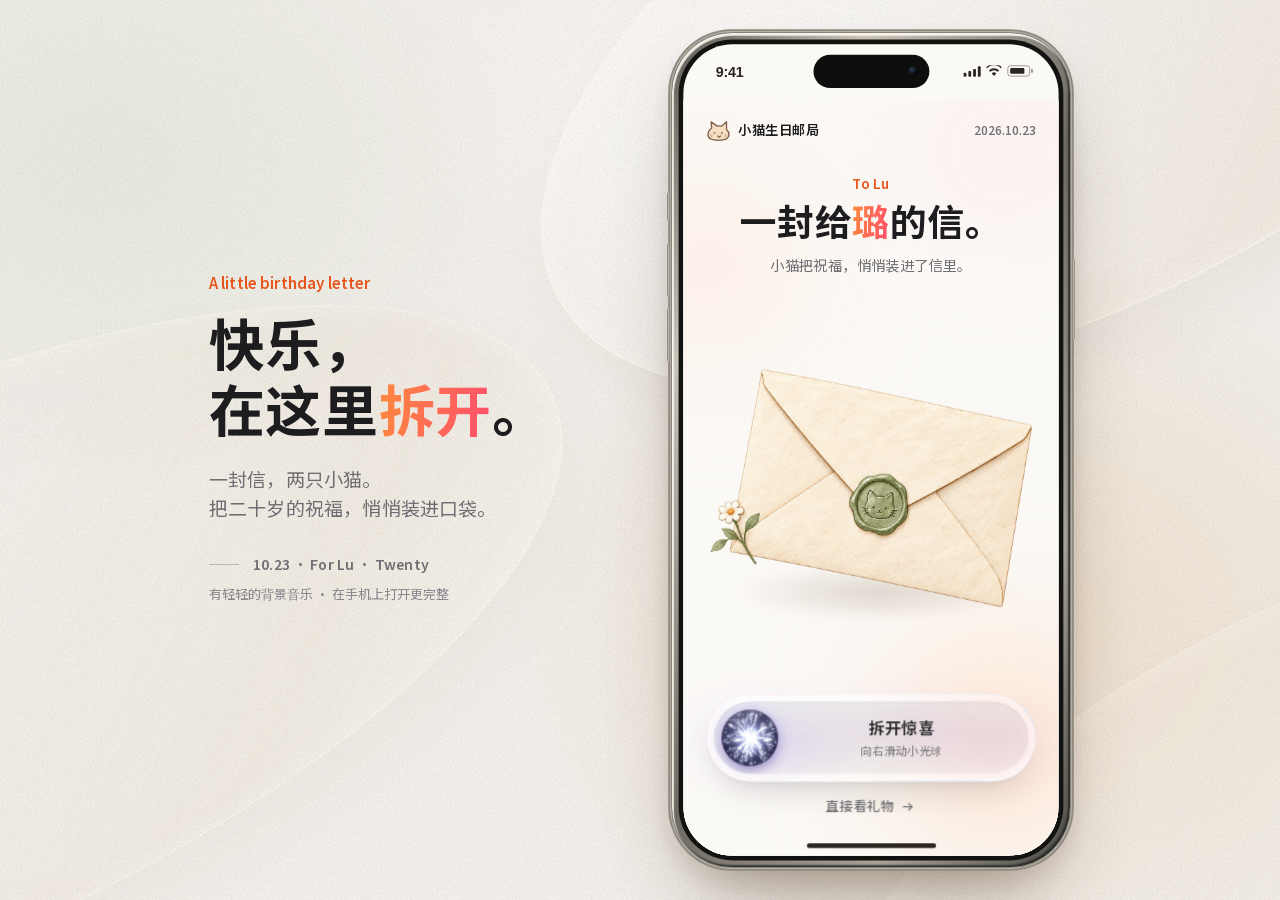
<file: frame.html>
<!doctype html>
<html lang="zh-CN">
<head>
  <meta charset="utf-8">
  <meta name="viewport" content="width=device-width, initial-scale=1, viewport-fit=cover">
  <meta name="theme-color" content="#f3f1ee">
  <meta name="robots" content="noindex,nofollow">
  <title>给璐的生日礼物</title>
  <link rel="icon" href="assets/brand.svg" type="image/svg+xml">
  <script>
    // 手机直接打开礼物本身，不再套一层外框
    if (matchMedia('(max-width: 520px) and (pointer: coarse)').matches) location.replace('index.html' + location.hash);
  </script>
  <style>
    @font-face { font-family:"Lu Sans"; src:url("assets/fonts/lu-sans.woff2") format("woff2"); font-weight:400 800; font-display:swap; }
    :root { --ink:#1d1d1f; --ink-2:#6e6e73; --accent:#e8551a; --serif:-apple-system,BlinkMacSystemFont,"SF Pro Display","PingFang SC","Lu Sans",sans-serif; --sans:-apple-system,BlinkMacSystemFont,"SF Pro Text","PingFang SC","Lu Sans","Microsoft YaHei",sans-serif; --latin:"Palatino","Palatino Linotype","Book Antiqua",Georgia,serif; }
    * { box-sizing:border-box; }
    html,body { height:100%; }
    body { margin:0; overflow:hidden; color:var(--ink); font-family:var(--sans); background:#f3f1ee; -webkit-font-smoothing:antialiased; isolation:isolate; }
    .outer-light { position:fixed; inset:0; z-index:-1; overflow:hidden; pointer-events:none;
      background:radial-gradient(55% 60% at 78% 70%,rgba(226,182,128,.3),transparent 70%),radial-gradient(45% 50% at 8% 18%,rgba(214,226,206,.45),transparent 70%),radial-gradient(40% 40% at 60% 10%,rgba(255,255,255,.55),transparent 70%); }
    .outer-light::after { content:""; position:absolute; inset:0; opacity:.6; background:url("data:image/svg+xml,%3Csvg xmlns='http://www.w3.org/2000/svg' width='180' height='180'%3E%3Cfilter id='n'%3E%3CfeTurbulence type='fractalNoise' baseFrequency='.8' numOctaves='3' stitchTiles='stitch'/%3E%3CfeColorMatrix values='0 0 0 0 .42 0 0 0 0 .3 0 0 0 0 .18 0 0 0 .55 -.2'/%3E%3C/filter%3E%3Crect width='100%25' height='100%25' filter='url(%23n)'/%3E%3C/svg%3E"); }
    .outer-light i { position:absolute; border-radius:50%; border:1px solid rgba(255,253,246,.75); background:linear-gradient(140deg,rgba(255,255,255,.3),rgba(255,255,255,.04) 42%,rgba(205,170,120,.13) 76%,rgba(255,255,255,.5)); box-shadow:inset 0 4px 26px rgba(255,253,245,.5),0 30px 60px rgba(120,90,50,.06); -webkit-backdrop-filter:blur(2px); backdrop-filter:blur(2px); animation:drift 30s ease-in-out infinite alternate; }
    .outer-light i:nth-child(1) { width:95vw; height:44vw; left:38%; top:-30%; rotate:-28deg; }
    .outer-light i:nth-child(2) { width:110vw; height:42vw; left:-62%; top:46%; rotate:-24deg; opacity:.75; animation-delay:-12s; }
    .outer-light i:nth-child(3) { width:80vw; height:36vw; left:60%; top:70%; rotate:-30deg; opacity:.6; animation-delay:-20s; }
    @keyframes drift { to { translate:24px -16px; } }
    body.is-hidden .outer-light i { animation-play-state:paused; }
    .showcase { --scale:1; display:grid; min-width:0; grid-template-columns:minmax(240px,360px) auto; align-items:center; justify-content:center; gap:clamp(48px,8vw,120px); height:100%; padding:30px 48px; }
    .intro { padding-bottom:20px; }
    .eyebrow { margin:0; font:600 15px/1 var(--sans); letter-spacing:.01em; color:var(--accent); }
    h1 { margin:20px 0 0; font:700 56px/1.18 var(--serif); letter-spacing:.01em; }
    h1 em { font-style:normal; background:linear-gradient(100deg,#ff8a3d,#ff4d6d); -webkit-background-clip:text; background-clip:text; -webkit-text-fill-color:transparent; }
    .lede { margin:22px 0 0; font:400 19px/1.55 var(--sans); letter-spacing:.01em; color:var(--ink-2); }
    .meta { display:flex; align-items:center; gap:14px; margin:34px 0 0; font:600 14px/1 var(--sans); letter-spacing:.02em; color:var(--ink-2); }
    .meta::before { content:""; width:30px; height:1px; background:currentColor; opacity:.4; }
    .note { margin:12px 0 0; font:400 13px/1.6 var(--sans); color:#86868b; }
    .device-space { width:calc(421px * var(--scale)); height:calc(880px * var(--scale)); }
    .phone { position:relative; width:421px; height:880px; padding:12px; border-radius:64px; transform:scale(var(--scale)); transform-origin:top left;
      background:linear-gradient(120deg,#5a5751,#c9c3b8 22%,#6d6a63 52%,#a8a297 78%,#4a4844); border:1px solid #807b72;
      box-shadow:0 0 0 1px #b9b2a6,0 0 0 3px #8f8a81,inset 2px 3px 1px rgba(255,250,240,.9),inset -2px -2px 2px #2a2b28,0 50px 90px -30px rgba(70,50,30,.45),0 12px 26px rgba(70,50,30,.12); }
    .phone::before,.phone::after,.side { position:absolute; content:""; width:3px; border-radius:3px; background:linear-gradient(90deg,#6b6861,#c2bcb0,#77746c); }
    .phone::before { left:-5px; top:168px; height:30px; }
    .phone::after { right:-5px; top:238px; height:84px; }
    .side.up { left:-5px; top:222px; height:56px; } .side.down { left:-5px; top:290px; height:56px; }
    .screen { position:relative; width:395px; height:854px; overflow:hidden; border-radius:52px; background:#fbf9f6; box-shadow:0 0 0 5px #121311; isolation:isolate; }
    .island { position:absolute; z-index:3; top:11px; left:50%; translate:-50% 0; width:122px; height:35px; border-radius:24px; background:#0e0f0d; }
    .island::after { content:""; position:absolute; right:12px; top:12px; width:10px; height:10px; border-radius:50%; background:radial-gradient(circle at 35% 32%,#2a3a52,#070a0f 63%); }
    .status { position:absolute; inset:0 0 auto; height:58px; display:flex; align-items:center; justify-content:space-between; padding:0 30px 2px 34px; color:#2a2622; pointer-events:none; z-index:2; }
    .time { font:600 15px/1 -apple-system,"SF Pro Text","Segoe UI",sans-serif; letter-spacing:-.2px; }
    .icons { display:flex; align-items:center; gap:6px; }
    .signal { display:flex; align-items:flex-end; gap:2px; height:11px; } .signal i { width:3px; border-radius:1px; background:currentColor; }
    .signal i:nth-child(1){height:4px}.signal i:nth-child(2){height:6px}.signal i:nth-child(3){height:8px}.signal i:nth-child(4){height:11px}
    .battery { position:relative; width:24px; height:11.5px; padding:1.5px; border:1px solid rgba(42,38,34,.45); border-radius:3.5px; }
    .battery::before { content:""; display:block; width:80%; height:100%; border-radius:1.5px; background:currentColor; }
    .battery::after { content:""; position:absolute; right:-3.5px; top:3px; width:2px; height:4px; border-radius:0 1px 1px 0; background:rgba(42,38,34,.45); }
    iframe { position:absolute; top:58px; left:0; width:100%; height:calc(100% - 58px); border:0; background:#fbf9f6; }
    .home { position:absolute; z-index:2; bottom:8px; left:50%; translate:-50% 0; width:136px; height:5px; border-radius:3px; background:#2c2722; pointer-events:none; }
    @media (max-width:900px) { .intro { display:none; } .showcase { grid-template-columns:auto; } }
    @media (prefers-reduced-motion:reduce) { .outer-light i { animation:none; } }
  </style>
</head>
<body>
  <div class="outer-light" aria-hidden="true"><i></i><i></i><i></i></div>
  <main class="showcase">
    <section class="intro">
      <p class="eyebrow">A little birthday letter</p>
      <h1>快乐，<br>在这里<em>拆开</em>。</h1>
      <p class="lede">一封信，两只小猫。<br>把二十岁的祝福，悄悄装进口袋。</p>
      <p class="meta">10.23 · For Lu · Twenty</p>
      <p class="note">有轻轻的背景音乐 · 在手机上打开更完整</p>
    </section>
    <div class="device-space">
      <div class="phone" aria-label="iPhone 外观预览">
        <span class="side up" aria-hidden="true"></span><span class="side down" aria-hidden="true"></span>
        <div class="screen">
          <div class="status" aria-hidden="true"><span class="time">9:41</span><span class="icons"><span class="signal"><i></i><i></i><i></i><i></i></span><svg width="16" height="12" viewBox="0 0 16 12"><path d="M8 11.2 5.6 8.6a3.4 3.4 0 0 1 4.8 0Zm-4-4.3L2.6 5.4a7.6 7.6 0 0 1 10.8 0L12 6.9a5.6 5.6 0 0 0-8 0ZM.6 3.4-.4 2.3a11.3 11.3 0 0 1 16.8 0l-1 1.1a9.8 9.8 0 0 0-14.8 0Z" fill="currentColor"/></svg><span class="battery"></span></span></div>
          <div class="island" aria-hidden="true"></div>
          <iframe src="index.html" title="给璐的无声互动生日礼物"></iframe>
          <span class="home" aria-hidden="true"></span>
        </div>
      </div>
    </div>
  </main>
  <script>
    function fitPhone(){ document.querySelector('.showcase').style.setProperty('--scale',Math.min(1,Math.max(.3,Math.min((innerHeight-64)/880,(innerWidth-40)/421)))); }
    addEventListener('resize',fitPhone); fitPhone();
    document.addEventListener('visibilitychange',()=>document.body.classList.toggle('is-hidden',document.hidden));
  </script>
</body>
</html>
</file>
